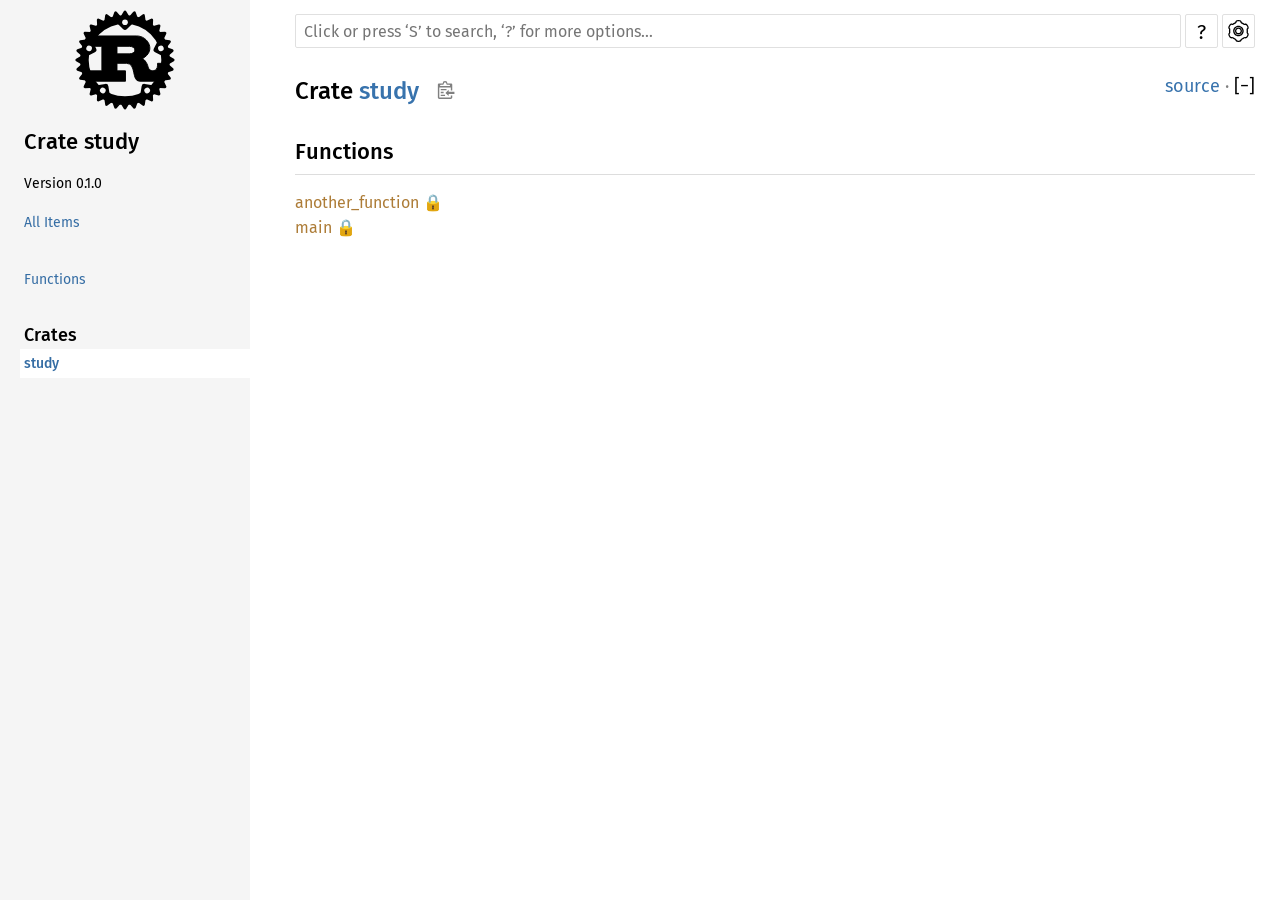
<file: target/doc/study/index.html>
<!DOCTYPE html><html lang="en"><head><meta charset="utf-8"><meta name="viewport" content="width=device-width, initial-scale=1.0"><meta name="generator" content="rustdoc"><meta name="description" content="API documentation for the Rust `study` crate."><meta name="keywords" content="rust, rustlang, rust-lang, study"><title>study - Rust</title><link rel="preload" as="font" type="font/woff2" crossorigin href="../SourceSerif4-Regular.ttf.woff2"><link rel="preload" as="font" type="font/woff2" crossorigin href="../FiraSans-Regular.woff2"><link rel="preload" as="font" type="font/woff2" crossorigin href="../FiraSans-Medium.woff2"><link rel="preload" as="font" type="font/woff2" crossorigin href="../SourceCodePro-Regular.ttf.woff2"><link rel="preload" as="font" type="font/woff2" crossorigin href="../SourceSerif4-Bold.ttf.woff2"><link rel="preload" as="font" type="font/woff2" crossorigin href="../SourceCodePro-Semibold.ttf.woff2"><link rel="stylesheet" href="../normalize.css"><link rel="stylesheet" href="../rustdoc.css" id="mainThemeStyle"><link rel="stylesheet" href="../ayu.css" disabled><link rel="stylesheet" href="../dark.css" disabled><link rel="stylesheet" href="../light.css" id="themeStyle"><script id="default-settings" ></script><script src="../storage.js"></script><script defer src="../crates.js"></script><script defer src="../main.js"></script><noscript><link rel="stylesheet" href="../noscript.css"></noscript><link rel="alternate icon" type="image/png" href="../favicon-16x16.png"><link rel="alternate icon" type="image/png" href="../favicon-32x32.png"><link rel="icon" type="image/svg+xml" href="../favicon.svg"></head><body class="rustdoc mod crate"><!--[if lte IE 11]><div class="warning">This old browser is unsupported and will most likely display funky things.</div><![endif]--><nav class="mobile-topbar"><button class="sidebar-menu-toggle">&#9776;</button><a class="sidebar-logo" href="../study/index.html"><div class="logo-container"><img class="rust-logo" src="../rust-logo.svg" alt="logo"></div></a><h2 class="location"></h2></nav><nav class="sidebar"><a class="sidebar-logo" href="../study/index.html"><div class="logo-container"><img class="rust-logo" src="../rust-logo.svg" alt="logo"></div></a><h2 class="location"><a href="#">Crate study</a></h2><div class="sidebar-elems"><div class="block"><ul><li class="version">Version 0.1.0</li><li><a id="all-types" href="all.html">All Items</a></li></ul></div><section><div class="block"><ul><li><a href="#functions">Functions</a></li></ul></div></section></div></nav><main><div class="width-limiter"><div class="sub-container"><a class="sub-logo-container" href="../study/index.html"><img class="rust-logo" src="../rust-logo.svg" alt="logo"></a><nav class="sub"><form class="search-form"><div class="search-container"><span></span><input class="search-input" name="search" autocomplete="off" spellcheck="false" placeholder="Click or press ‘S’ to search, ‘?’ for more options…" type="search"><div id="help-button" title="help" tabindex="-1"><button type="button">?</button></div><div id="settings-menu" tabindex="-1"><a href="../settings.html" title="settings"><img width="22" height="22" alt="Change settings" src="../wheel.svg"></a></div></div></form></nav></div><section id="main-content" class="content"><div class="main-heading"><h1 class="fqn"><span class="in-band">Crate <a class="mod" href="#">study</a><button id="copy-path" onclick="copy_path(this)" title="Copy item path to clipboard"><img src="../clipboard.svg" width="19" height="18" alt="Copy item path"></button></span></h1><span class="out-of-band"><a class="srclink" href="../src/study/main.rs.html#2-52">source</a> · <a id="toggle-all-docs" href="javascript:void(0)" title="collapse all docs">[<span class="inner">&#x2212;</span>]</a></span></div><h2 id="functions" class="small-section-header"><a href="#functions">Functions</a></h2><div class="item-table"><div class="item-row"><div class="item-left module-item"><a class="fn" href="fn.another_function.html" title="study::another_function fn">another_function</a><span title="Restricted Visibility">&nbsp;🔒</span> </div></div><div class="item-row"><div class="item-left module-item"><a class="fn" href="fn.main.html" title="study::main fn">main</a><span title="Restricted Visibility">&nbsp;🔒</span> </div></div></div></section></div></main><div id="rustdoc-vars" data-root-path="../" data-current-crate="study" data-themes="ayu,dark,light" data-resource-suffix="" data-rustdoc-version="1.65.0" ></div></body></html>
</file>
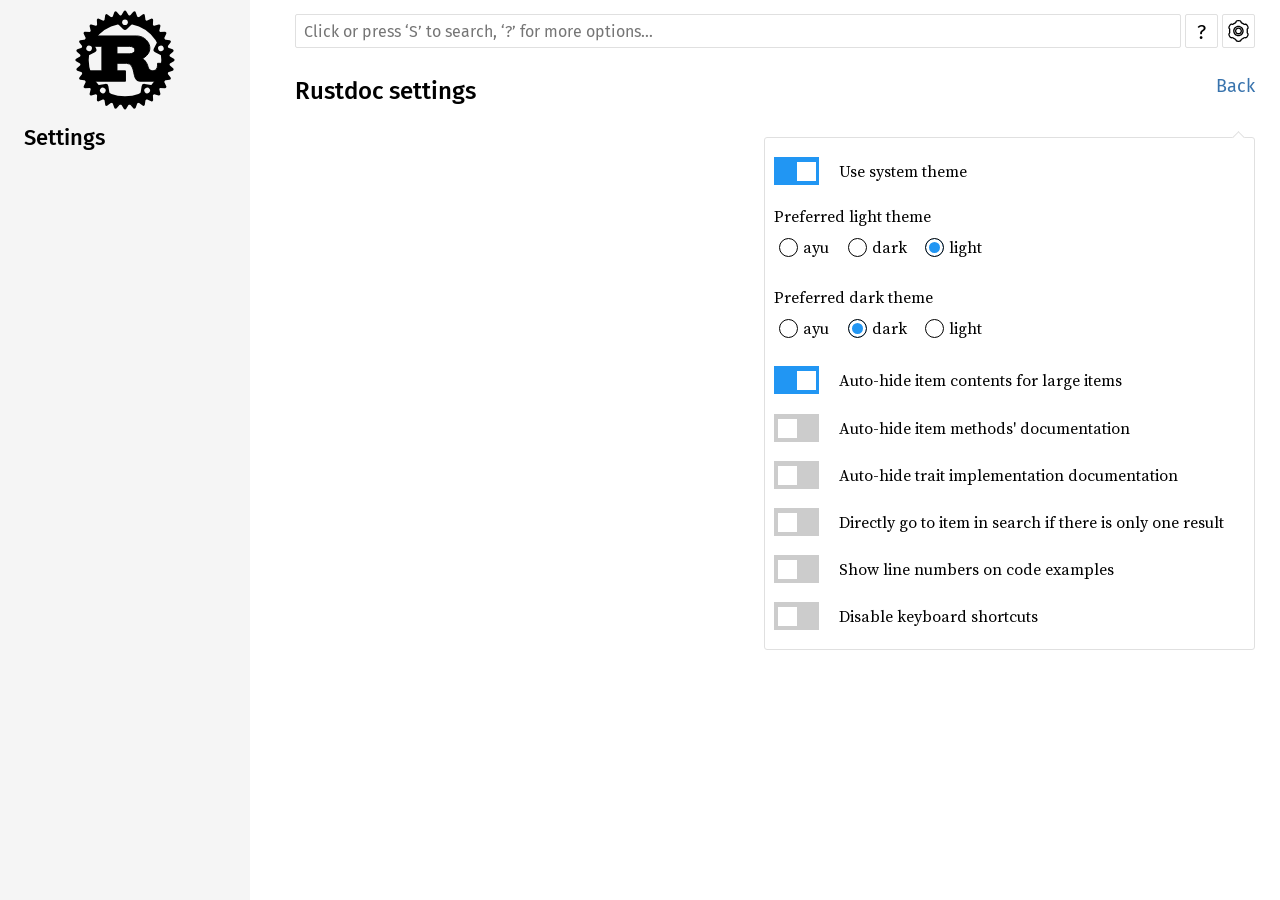
<file: target/doc/settings.html>
<!DOCTYPE html><html lang="en"><head><meta charset="utf-8"><meta name="viewport" content="width=device-width, initial-scale=1.0"><meta name="generator" content="rustdoc"><meta name="description" content="Settings of Rustdoc"><meta name="keywords" content="rust, rustlang, rust-lang"><title>Rustdoc settings</title><link rel="preload" as="font" type="font/woff2" crossorigin href="./SourceSerif4-Regular.ttf.woff2"><link rel="preload" as="font" type="font/woff2" crossorigin href="./FiraSans-Regular.woff2"><link rel="preload" as="font" type="font/woff2" crossorigin href="./FiraSans-Medium.woff2"><link rel="preload" as="font" type="font/woff2" crossorigin href="./SourceCodePro-Regular.ttf.woff2"><link rel="preload" as="font" type="font/woff2" crossorigin href="./SourceSerif4-Bold.ttf.woff2"><link rel="preload" as="font" type="font/woff2" crossorigin href="./SourceCodePro-Semibold.ttf.woff2"><link rel="stylesheet" href="./normalize.css"><link rel="stylesheet" href="./rustdoc.css" id="mainThemeStyle"><link rel="stylesheet" href="./ayu.css" disabled><link rel="stylesheet" href="./dark.css" disabled><link rel="stylesheet" href="./light.css" id="themeStyle"><script id="default-settings" ></script><script src="./storage.js"></script><script defer src="./main.js"></script><noscript><link rel="stylesheet" href="./noscript.css"></noscript><link rel="alternate icon" type="image/png" href="./favicon-16x16.png"><link rel="alternate icon" type="image/png" href="./favicon-32x32.png"><link rel="icon" type="image/svg+xml" href="./favicon.svg"></head><body class="rustdoc mod"><!--[if lte IE 11]><div class="warning">This old browser is unsupported and will most likely display funky things.</div><![endif]--><nav class="mobile-topbar"><button class="sidebar-menu-toggle">&#9776;</button><a class="sidebar-logo" href="./study/index.html"><div class="logo-container"><img class="rust-logo" src="./rust-logo.svg" alt="logo"></div></a><h2 class="location"></h2></nav><nav class="sidebar"><a class="sidebar-logo" href="./study/index.html"><div class="logo-container"><img class="rust-logo" src="./rust-logo.svg" alt="logo"></div></a><h2 class="location">Settings</h2><div class="sidebar-elems"></div></nav><main><div class="width-limiter"><div class="sub-container"><a class="sub-logo-container" href="./study/index.html"><img class="rust-logo" src="./rust-logo.svg" alt="logo"></a><nav class="sub"><form class="search-form"><div class="search-container"><span></span><input class="search-input" name="search" autocomplete="off" spellcheck="false" placeholder="Click or press ‘S’ to search, ‘?’ for more options…" type="search"><div id="help-button" title="help" tabindex="-1"><button type="button">?</button></div><div id="settings-menu" tabindex="-1"><a href="./settings.html" title="settings"><img width="22" height="22" alt="Change settings" src="./wheel.svg"></a></div></div></form></nav></div><section id="main-content" class="content"><div class="main-heading"><h1 class="fqn"><span class="in-band">Rustdoc settings</span></h1><span class="out-of-band"><a id="back" href="javascript:void(0)" onclick="history.back();">Back</a></span></div><noscript><section>You need to enable Javascript be able to update your settings.</section></noscript><link rel="stylesheet" type="text/css" href="settings.css"><script defer src="settings.js"></script></section></div></main><div id="rustdoc-vars" data-root-path="./" data-current-crate="study" data-themes="ayu,dark,light" data-resource-suffix="" data-rustdoc-version="1.65.0" ></div></body></html>
</file>
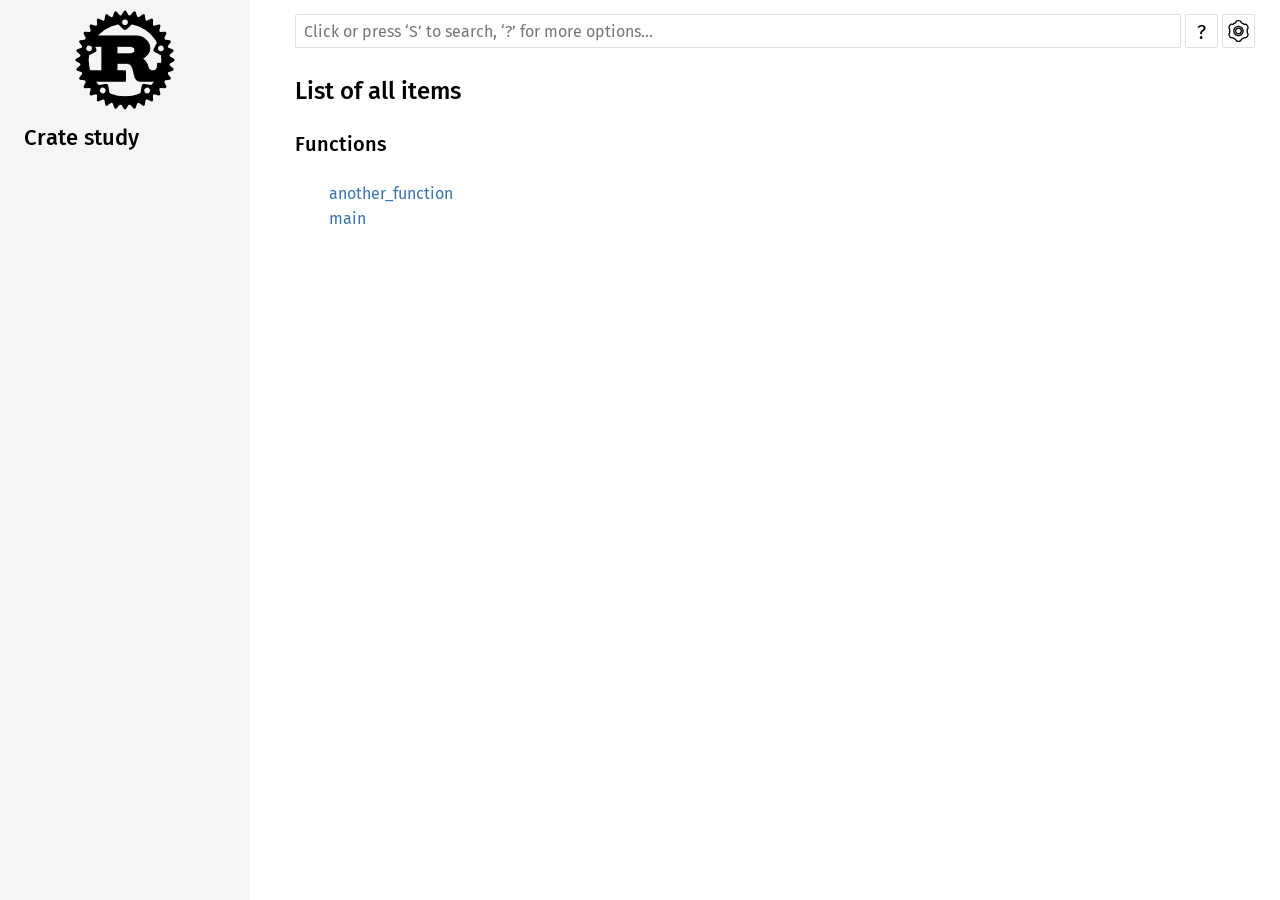
<file: target/doc/study/all.html>
<!DOCTYPE html><html lang="en"><head><meta charset="utf-8"><meta name="viewport" content="width=device-width, initial-scale=1.0"><meta name="generator" content="rustdoc"><meta name="description" content="List of all items in this crate"><meta name="keywords" content="rust, rustlang, rust-lang"><title>List of all items in this crate</title><link rel="preload" as="font" type="font/woff2" crossorigin href="../SourceSerif4-Regular.ttf.woff2"><link rel="preload" as="font" type="font/woff2" crossorigin href="../FiraSans-Regular.woff2"><link rel="preload" as="font" type="font/woff2" crossorigin href="../FiraSans-Medium.woff2"><link rel="preload" as="font" type="font/woff2" crossorigin href="../SourceCodePro-Regular.ttf.woff2"><link rel="preload" as="font" type="font/woff2" crossorigin href="../SourceSerif4-Bold.ttf.woff2"><link rel="preload" as="font" type="font/woff2" crossorigin href="../SourceCodePro-Semibold.ttf.woff2"><link rel="stylesheet" href="../normalize.css"><link rel="stylesheet" href="../rustdoc.css" id="mainThemeStyle"><link rel="stylesheet" href="../ayu.css" disabled><link rel="stylesheet" href="../dark.css" disabled><link rel="stylesheet" href="../light.css" id="themeStyle"><script id="default-settings" ></script><script src="../storage.js"></script><script defer src="../main.js"></script><noscript><link rel="stylesheet" href="../noscript.css"></noscript><link rel="alternate icon" type="image/png" href="../favicon-16x16.png"><link rel="alternate icon" type="image/png" href="../favicon-32x32.png"><link rel="icon" type="image/svg+xml" href="../favicon.svg"></head><body class="rustdoc mod"><!--[if lte IE 11]><div class="warning">This old browser is unsupported and will most likely display funky things.</div><![endif]--><nav class="mobile-topbar"><button class="sidebar-menu-toggle">&#9776;</button><a class="sidebar-logo" href="../study/index.html"><div class="logo-container"><img class="rust-logo" src="../rust-logo.svg" alt="logo"></div></a><h2 class="location"></h2></nav><nav class="sidebar"><a class="sidebar-logo" href="../study/index.html"><div class="logo-container"><img class="rust-logo" src="../rust-logo.svg" alt="logo"></div></a><h2 class="location">Crate study</h2></nav><main><div class="width-limiter"><div class="sub-container"><a class="sub-logo-container" href="../study/index.html"><img class="rust-logo" src="../rust-logo.svg" alt="logo"></a><nav class="sub"><form class="search-form"><div class="search-container"><span></span><input class="search-input" name="search" autocomplete="off" spellcheck="false" placeholder="Click or press ‘S’ to search, ‘?’ for more options…" type="search"><div id="help-button" title="help" tabindex="-1"><button type="button">?</button></div><div id="settings-menu" tabindex="-1"><a href="../settings.html" title="settings"><img width="22" height="22" alt="Change settings" src="../wheel.svg"></a></div></div></form></nav></div><section id="main-content" class="content"><h1 class="fqn"><span class="in-band">List of all items</span></h1><h3 id="Functions">Functions</h3><ul class="functions docblock"><li><a href="fn.another_function.html">another_function</a></li><li><a href="fn.main.html">main</a></li></ul></section></div></main><div id="rustdoc-vars" data-root-path="../" data-current-crate="study" data-themes="ayu,dark,light" data-resource-suffix="" data-rustdoc-version="1.65.0" ></div></body></html>
</file>
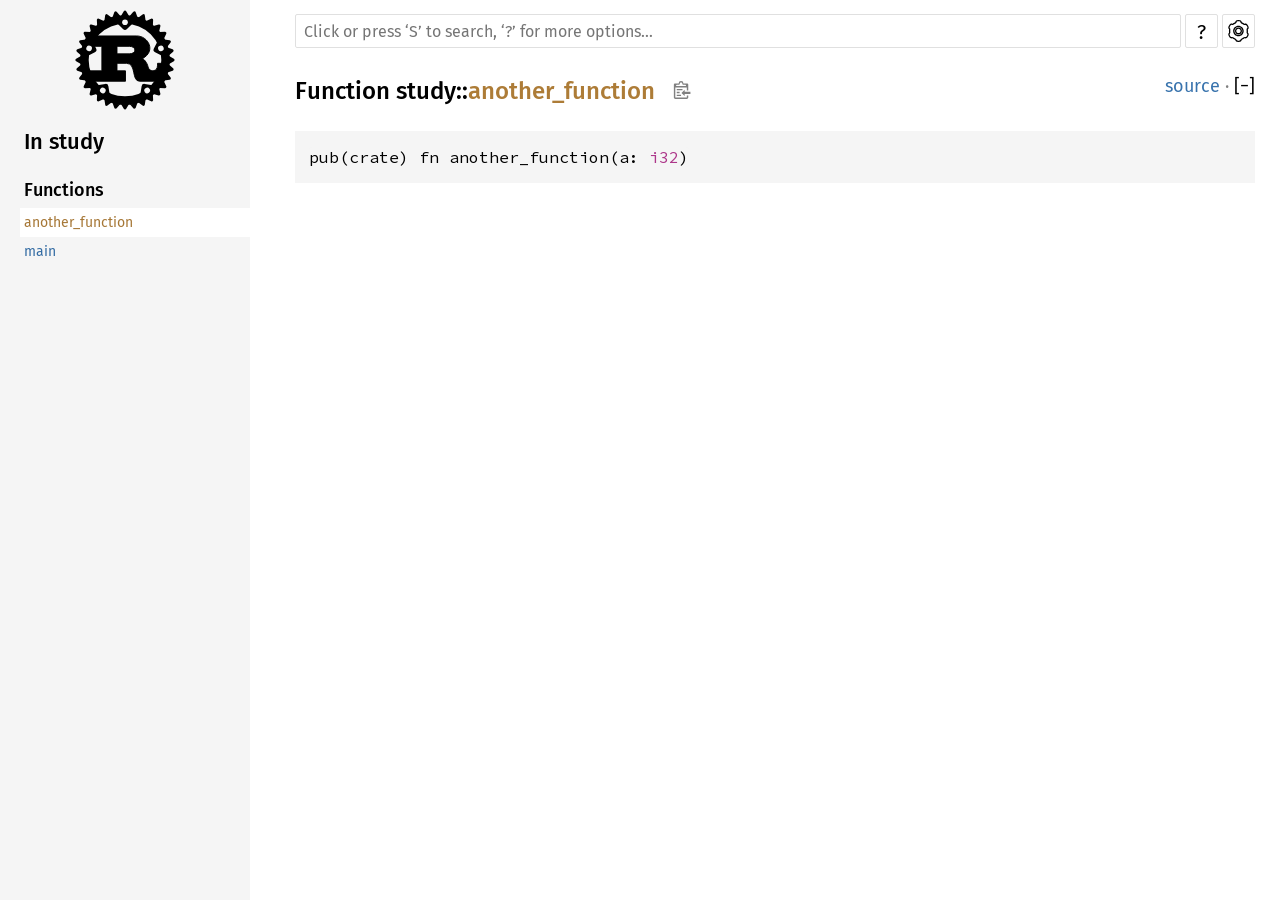
<file: target/doc/study/fn.another_function.html>
<!DOCTYPE html><html lang="en"><head><meta charset="utf-8"><meta name="viewport" content="width=device-width, initial-scale=1.0"><meta name="generator" content="rustdoc"><meta name="description" content="API documentation for the Rust `another_function` fn in crate `study`."><meta name="keywords" content="rust, rustlang, rust-lang, another_function"><title>another_function in study - Rust</title><link rel="preload" as="font" type="font/woff2" crossorigin href="../SourceSerif4-Regular.ttf.woff2"><link rel="preload" as="font" type="font/woff2" crossorigin href="../FiraSans-Regular.woff2"><link rel="preload" as="font" type="font/woff2" crossorigin href="../FiraSans-Medium.woff2"><link rel="preload" as="font" type="font/woff2" crossorigin href="../SourceCodePro-Regular.ttf.woff2"><link rel="preload" as="font" type="font/woff2" crossorigin href="../SourceSerif4-Bold.ttf.woff2"><link rel="preload" as="font" type="font/woff2" crossorigin href="../SourceCodePro-Semibold.ttf.woff2"><link rel="stylesheet" href="../normalize.css"><link rel="stylesheet" href="../rustdoc.css" id="mainThemeStyle"><link rel="stylesheet" href="../ayu.css" disabled><link rel="stylesheet" href="../dark.css" disabled><link rel="stylesheet" href="../light.css" id="themeStyle"><script id="default-settings" ></script><script src="../storage.js"></script><script defer src="sidebar-items.js"></script><script defer src="../main.js"></script><noscript><link rel="stylesheet" href="../noscript.css"></noscript><link rel="alternate icon" type="image/png" href="../favicon-16x16.png"><link rel="alternate icon" type="image/png" href="../favicon-32x32.png"><link rel="icon" type="image/svg+xml" href="../favicon.svg"></head><body class="rustdoc fn"><!--[if lte IE 11]><div class="warning">This old browser is unsupported and will most likely display funky things.</div><![endif]--><nav class="mobile-topbar"><button class="sidebar-menu-toggle">&#9776;</button><a class="sidebar-logo" href="../study/index.html"><div class="logo-container"><img class="rust-logo" src="../rust-logo.svg" alt="logo"></div></a><h2 class="location"></h2></nav><nav class="sidebar"><a class="sidebar-logo" href="../study/index.html"><div class="logo-container"><img class="rust-logo" src="../rust-logo.svg" alt="logo"></div></a><div class="sidebar-elems"><h2 class="location"><a href="index.html">In study</a></h2></div></nav><main><div class="width-limiter"><div class="sub-container"><a class="sub-logo-container" href="../study/index.html"><img class="rust-logo" src="../rust-logo.svg" alt="logo"></a><nav class="sub"><form class="search-form"><div class="search-container"><span></span><input class="search-input" name="search" autocomplete="off" spellcheck="false" placeholder="Click or press ‘S’ to search, ‘?’ for more options…" type="search"><div id="help-button" title="help" tabindex="-1"><button type="button">?</button></div><div id="settings-menu" tabindex="-1"><a href="../settings.html" title="settings"><img width="22" height="22" alt="Change settings" src="../wheel.svg"></a></div></div></form></nav></div><section id="main-content" class="content"><div class="main-heading"><h1 class="fqn"><span class="in-band">Function <a href="index.html">study</a>::<wbr><a class="fn" href="#">another_function</a><button id="copy-path" onclick="copy_path(this)" title="Copy item path to clipboard"><img src="../clipboard.svg" width="19" height="18" alt="Copy item path"></button></span></h1><span class="out-of-band"><a class="srclink" href="../src/study/main.rs.html#50-52">source</a> · <a id="toggle-all-docs" href="javascript:void(0)" title="collapse all docs">[<span class="inner">&#x2212;</span>]</a></span></div><div class="docblock item-decl"><pre class="rust fn"><code>pub(crate) fn another_function(a: <a class="primitive" href="https://doc.rust-lang.org/1.65.0/std/primitive.i32.html">i32</a>)</code></pre></div></section></div></main><div id="rustdoc-vars" data-root-path="../" data-current-crate="study" data-themes="ayu,dark,light" data-resource-suffix="" data-rustdoc-version="1.65.0" ></div></body></html>
</file>
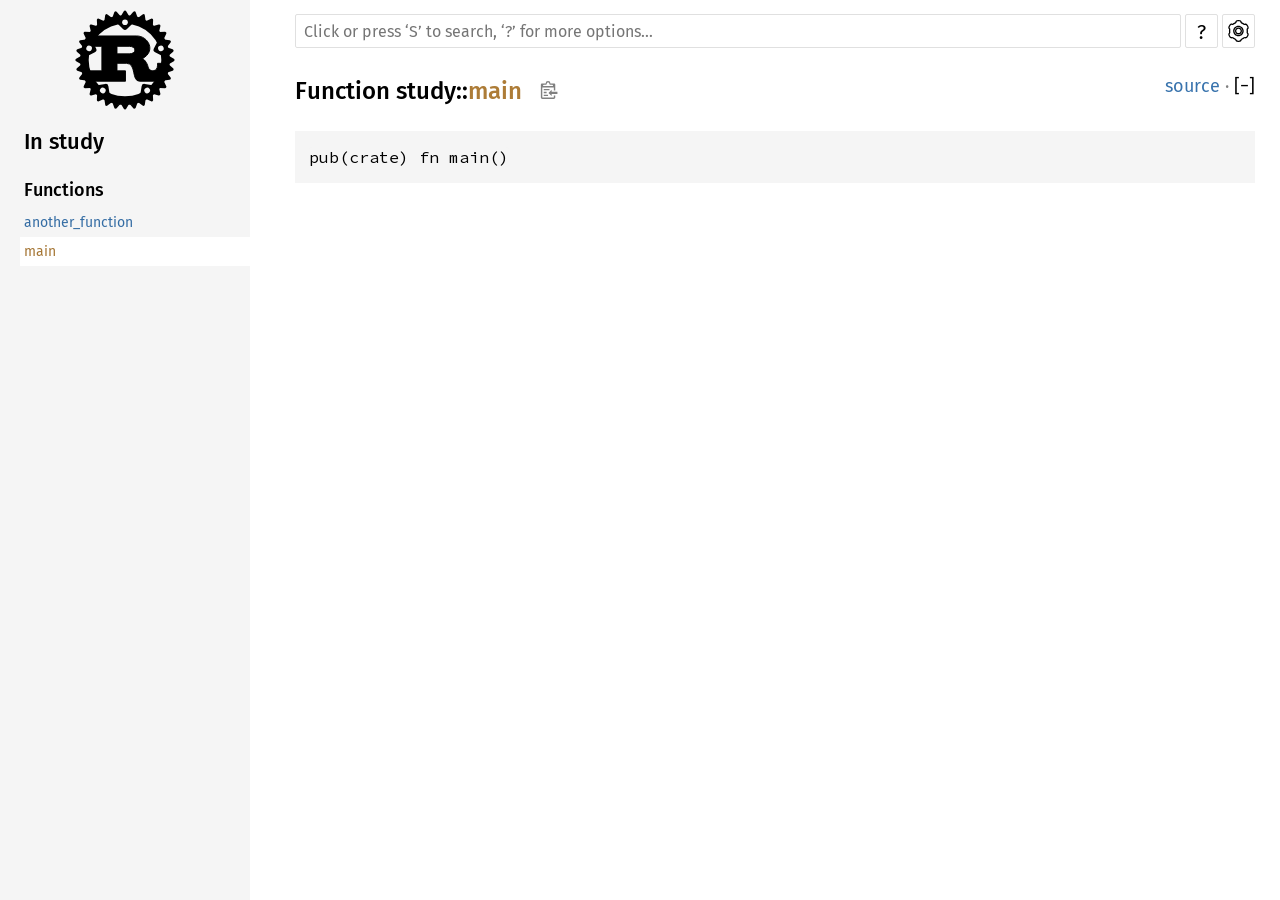
<file: target/doc/study/fn.main.html>
<!DOCTYPE html><html lang="en"><head><meta charset="utf-8"><meta name="viewport" content="width=device-width, initial-scale=1.0"><meta name="generator" content="rustdoc"><meta name="description" content="API documentation for the Rust `main` fn in crate `study`."><meta name="keywords" content="rust, rustlang, rust-lang, main"><title>main in study - Rust</title><link rel="preload" as="font" type="font/woff2" crossorigin href="../SourceSerif4-Regular.ttf.woff2"><link rel="preload" as="font" type="font/woff2" crossorigin href="../FiraSans-Regular.woff2"><link rel="preload" as="font" type="font/woff2" crossorigin href="../FiraSans-Medium.woff2"><link rel="preload" as="font" type="font/woff2" crossorigin href="../SourceCodePro-Regular.ttf.woff2"><link rel="preload" as="font" type="font/woff2" crossorigin href="../SourceSerif4-Bold.ttf.woff2"><link rel="preload" as="font" type="font/woff2" crossorigin href="../SourceCodePro-Semibold.ttf.woff2"><link rel="stylesheet" href="../normalize.css"><link rel="stylesheet" href="../rustdoc.css" id="mainThemeStyle"><link rel="stylesheet" href="../ayu.css" disabled><link rel="stylesheet" href="../dark.css" disabled><link rel="stylesheet" href="../light.css" id="themeStyle"><script id="default-settings" ></script><script src="../storage.js"></script><script defer src="sidebar-items.js"></script><script defer src="../main.js"></script><noscript><link rel="stylesheet" href="../noscript.css"></noscript><link rel="alternate icon" type="image/png" href="../favicon-16x16.png"><link rel="alternate icon" type="image/png" href="../favicon-32x32.png"><link rel="icon" type="image/svg+xml" href="../favicon.svg"></head><body class="rustdoc fn"><!--[if lte IE 11]><div class="warning">This old browser is unsupported and will most likely display funky things.</div><![endif]--><nav class="mobile-topbar"><button class="sidebar-menu-toggle">&#9776;</button><a class="sidebar-logo" href="../study/index.html"><div class="logo-container"><img class="rust-logo" src="../rust-logo.svg" alt="logo"></div></a><h2 class="location"></h2></nav><nav class="sidebar"><a class="sidebar-logo" href="../study/index.html"><div class="logo-container"><img class="rust-logo" src="../rust-logo.svg" alt="logo"></div></a><div class="sidebar-elems"><h2 class="location"><a href="index.html">In study</a></h2></div></nav><main><div class="width-limiter"><div class="sub-container"><a class="sub-logo-container" href="../study/index.html"><img class="rust-logo" src="../rust-logo.svg" alt="logo"></a><nav class="sub"><form class="search-form"><div class="search-container"><span></span><input class="search-input" name="search" autocomplete="off" spellcheck="false" placeholder="Click or press ‘S’ to search, ‘?’ for more options…" type="search"><div id="help-button" title="help" tabindex="-1"><button type="button">?</button></div><div id="settings-menu" tabindex="-1"><a href="../settings.html" title="settings"><img width="22" height="22" alt="Change settings" src="../wheel.svg"></a></div></div></form></nav></div><section id="main-content" class="content"><div class="main-heading"><h1 class="fqn"><span class="in-band">Function <a href="index.html">study</a>::<wbr><a class="fn" href="#">main</a><button id="copy-path" onclick="copy_path(this)" title="Copy item path to clipboard"><img src="../clipboard.svg" width="19" height="18" alt="Copy item path"></button></span></h1><span class="out-of-band"><a class="srclink" href="../src/study/main.rs.html#2-46">source</a> · <a id="toggle-all-docs" href="javascript:void(0)" title="collapse all docs">[<span class="inner">&#x2212;</span>]</a></span></div><div class="docblock item-decl"><pre class="rust fn"><code>pub(crate) fn main()</code></pre></div></section></div></main><div id="rustdoc-vars" data-root-path="../" data-current-crate="study" data-themes="ayu,dark,light" data-resource-suffix="" data-rustdoc-version="1.65.0" ></div></body></html>
</file>
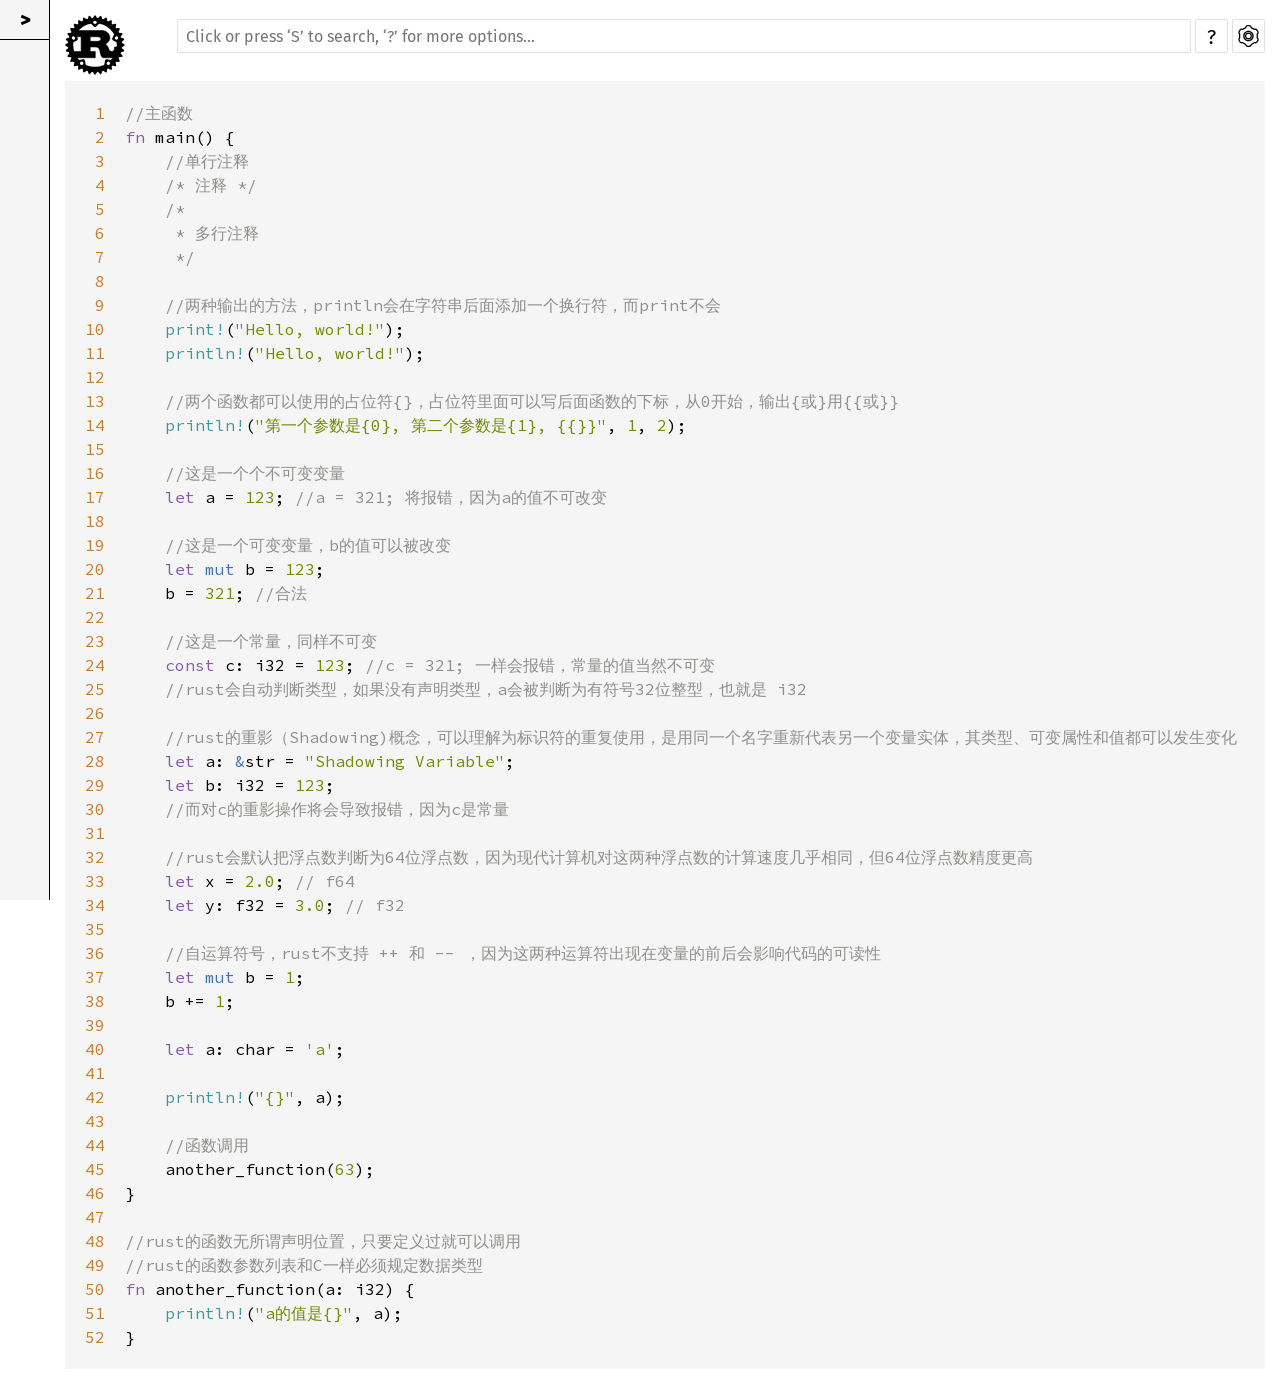
<file: target/doc/src/study/main.rs.html>
<!DOCTYPE html><html lang="en"><head><meta charset="utf-8"><meta name="viewport" content="width=device-width, initial-scale=1.0"><meta name="generator" content="rustdoc"><meta name="description" content="Source of the Rust file `src/main.rs`."><meta name="keywords" content="rust, rustlang, rust-lang"><title>main.rs - source</title><link rel="preload" as="font" type="font/woff2" crossorigin href="../../SourceSerif4-Regular.ttf.woff2"><link rel="preload" as="font" type="font/woff2" crossorigin href="../../FiraSans-Regular.woff2"><link rel="preload" as="font" type="font/woff2" crossorigin href="../../FiraSans-Medium.woff2"><link rel="preload" as="font" type="font/woff2" crossorigin href="../../SourceCodePro-Regular.ttf.woff2"><link rel="preload" as="font" type="font/woff2" crossorigin href="../../SourceSerif4-Bold.ttf.woff2"><link rel="preload" as="font" type="font/woff2" crossorigin href="../../SourceCodePro-Semibold.ttf.woff2"><link rel="stylesheet" href="../../normalize.css"><link rel="stylesheet" href="../../rustdoc.css" id="mainThemeStyle"><link rel="stylesheet" href="../../ayu.css" disabled><link rel="stylesheet" href="../../dark.css" disabled><link rel="stylesheet" href="../../light.css" id="themeStyle"><script id="default-settings" ></script><script src="../../storage.js"></script><script defer src="../../source-script.js"></script><script defer src="../../source-files.js"></script><script defer src="../../main.js"></script><noscript><link rel="stylesheet" href="../../noscript.css"></noscript><link rel="alternate icon" type="image/png" href="../../favicon-16x16.png"><link rel="alternate icon" type="image/png" href="../../favicon-32x32.png"><link rel="icon" type="image/svg+xml" href="../../favicon.svg"></head><body class="rustdoc source"><!--[if lte IE 11]><div class="warning">This old browser is unsupported and will most likely display funky things.</div><![endif]--><nav class="mobile-topbar"><button class="sidebar-menu-toggle">&#9776;</button><a class="sidebar-logo" href="../../study/index.html"><div class="logo-container"><img class="rust-logo" src="../../rust-logo.svg" alt="logo"></div></a><h2 class="location"></h2></nav><nav class="sidebar"><a class="sidebar-logo" href="../../study/index.html"><div class="logo-container"><img class="rust-logo" src="../../rust-logo.svg" alt="logo"></div></a></nav><main><div class="width-limiter"><div class="sub-container"><a class="sub-logo-container" href="../../study/index.html"><img class="rust-logo" src="../../rust-logo.svg" alt="logo"></a><nav class="sub"><form class="search-form"><div class="search-container"><span></span><input class="search-input" name="search" autocomplete="off" spellcheck="false" placeholder="Click or press ‘S’ to search, ‘?’ for more options…" type="search"><div id="help-button" title="help" tabindex="-1"><button type="button">?</button></div><div id="settings-menu" tabindex="-1"><a href="../../settings.html" title="settings"><img width="22" height="22" alt="Change settings" src="../../wheel.svg"></a></div></div></form></nav></div><section id="main-content" class="content"><div class="example-wrap"><pre class="line-numbers"><span id="1">1</span>
<span id="2">2</span>
<span id="3">3</span>
<span id="4">4</span>
<span id="5">5</span>
<span id="6">6</span>
<span id="7">7</span>
<span id="8">8</span>
<span id="9">9</span>
<span id="10">10</span>
<span id="11">11</span>
<span id="12">12</span>
<span id="13">13</span>
<span id="14">14</span>
<span id="15">15</span>
<span id="16">16</span>
<span id="17">17</span>
<span id="18">18</span>
<span id="19">19</span>
<span id="20">20</span>
<span id="21">21</span>
<span id="22">22</span>
<span id="23">23</span>
<span id="24">24</span>
<span id="25">25</span>
<span id="26">26</span>
<span id="27">27</span>
<span id="28">28</span>
<span id="29">29</span>
<span id="30">30</span>
<span id="31">31</span>
<span id="32">32</span>
<span id="33">33</span>
<span id="34">34</span>
<span id="35">35</span>
<span id="36">36</span>
<span id="37">37</span>
<span id="38">38</span>
<span id="39">39</span>
<span id="40">40</span>
<span id="41">41</span>
<span id="42">42</span>
<span id="43">43</span>
<span id="44">44</span>
<span id="45">45</span>
<span id="46">46</span>
<span id="47">47</span>
<span id="48">48</span>
<span id="49">49</span>
<span id="50">50</span>
<span id="51">51</span>
<span id="52">52</span>
</pre><pre class="rust"><code><span class="comment">//主函数
</span><span class="kw">fn </span>main() {
    <span class="comment">//单行注释
    /* 注释 */
    /*
     * 多行注释 
     */

    //两种输出的方法，println会在字符串后面添加一个换行符，而print不会
    </span><span class="macro">print!</span>(<span class="string">&quot;Hello, world!&quot;</span>);
    <span class="macro">println!</span>(<span class="string">&quot;Hello, world!&quot;</span>);

    <span class="comment">//两个函数都可以使用的占位符{}，占位符里面可以写后面函数的下标，从0开始，输出{或}用{{或}}
    </span><span class="macro">println!</span>(<span class="string">&quot;第一个参数是{0}, 第二个参数是{1}, {{}}&quot;</span>, <span class="number">1</span>, <span class="number">2</span>);

    <span class="comment">//这是一个个不可变变量
    </span><span class="kw">let </span>a = <span class="number">123</span>; <span class="comment">//a = 321; 将报错，因为a的值不可改变

    //这是一个可变变量，b的值可以被改变
    </span><span class="kw">let </span><span class="kw-2">mut </span>b = <span class="number">123</span>;
    b = <span class="number">321</span>; <span class="comment">//合法

    //这是一个常量，同样不可变
    </span><span class="kw">const </span>c: i32 = <span class="number">123</span>; <span class="comment">//c = 321; 一样会报错，常量的值当然不可变
    //rust会自动判断类型，如果没有声明类型，a会被判断为有符号32位整型，也就是 i32

    //rust的重影（Shadowing)概念，可以理解为标识符的重复使用，是用同一个名字重新代表另一个变量实体，其类型、可变属性和值都可以发生变化
    </span><span class="kw">let </span>a: <span class="kw-2">&amp;</span>str = <span class="string">&quot;Shadowing Variable&quot;</span>;
    <span class="kw">let </span>b: i32 = <span class="number">123</span>;
    <span class="comment">//而对c的重影操作将会导致报错，因为c是常量

    //rust会默认把浮点数判断为64位浮点数，因为现代计算机对这两种浮点数的计算速度几乎相同，但64位浮点数精度更高
    </span><span class="kw">let </span>x = <span class="number">2.0</span>; <span class="comment">// f64
    </span><span class="kw">let </span>y: f32 = <span class="number">3.0</span>; <span class="comment">// f32

    //自运算符号，rust不支持 ++ 和 -- ，因为这两种运算符出现在变量的前后会影响代码的可读性
    </span><span class="kw">let </span><span class="kw-2">mut </span>b = <span class="number">1</span>;
    b += <span class="number">1</span>;

    <span class="kw">let </span>a: char = <span class="string">&#39;a&#39;</span>;

    <span class="macro">println!</span>(<span class="string">&quot;{}&quot;</span>, a);

    <span class="comment">//函数调用
    </span>another_function(<span class="number">63</span>);
}

<span class="comment">//rust的函数无所谓声明位置，只要定义过就可以调用
//rust的函数参数列表和C一样必须规定数据类型
</span><span class="kw">fn </span>another_function(a: i32) {
    <span class="macro">println!</span>(<span class="string">&quot;a的值是{}&quot;</span>, a);
}</code></pre></div>
</section></div></main><div id="rustdoc-vars" data-root-path="../../" data-current-crate="study" data-themes="ayu,dark,light" data-resource-suffix="" data-rustdoc-version="1.65.0" ></div></body></html>
</file>
<file: target/doc/rustdoc.css>
@font-face {font-family:'Fira Sans';font-style:normal;font-weight:400;src:local('Fira Sans'),url("FiraSans-Regular.woff2") format("woff2");font-display:swap;}@font-face {font-family:'Fira Sans';font-style:normal;font-weight:500;src:local('Fira Sans Medium'),url("FiraSans-Medium.woff2") format("woff2");font-display:swap;}@font-face {font-family:'Source Serif 4';font-style:normal;font-weight:400;src:local('Source Serif 4'),url("SourceSerif4-Regular.ttf.woff2") format("woff2");font-display:swap;}@font-face {font-family:'Source Serif 4';font-style:italic;font-weight:400;src:local('Source Serif 4 Italic'),url("SourceSerif4-It.ttf.woff2") format("woff2");font-display:swap;}@font-face {font-family:'Source Serif 4';font-style:normal;font-weight:700;src:local('Source Serif 4 Bold'),url("SourceSerif4-Bold.ttf.woff2") format("woff2");font-display:swap;}@font-face {font-family:'Source Code Pro';font-style:normal;font-weight:400;src:url("SourceCodePro-Regular.ttf.woff2") format("woff2");font-display:swap;}@font-face {font-family:'Source Code Pro';font-style:italic;font-weight:400;src:url("SourceCodePro-It.ttf.woff2") format("woff2");font-display:swap;}@font-face {font-family:'Source Code Pro';font-style:normal;font-weight:600;src:url("SourceCodePro-Semibold.ttf.woff2") format("woff2");font-display:swap;}*{-webkit-box-sizing:border-box;-moz-box-sizing:border-box;box-sizing:border-box;}html{content:"";}@media (prefers-color-scheme:light){html{content:"light";}}@media (prefers-color-scheme:dark){html{content:"dark";}}body{font:1rem/1.5 "Source Serif 4",NanumBarunGothic,serif;margin:0;position:relative;overflow-wrap:break-word;overflow-wrap:anywhere;-webkit-font-feature-settings:"kern","liga";-moz-font-feature-settings:"kern","liga";font-feature-settings:"kern","liga";background-color:var(--main-background-color);color:var(--main-color);}h1{font-size:1.5rem;}h2{font-size:1.375rem;}h3{font-size:1.25rem;}h1,h2,h3,h4,h5,h6{font-weight:500;}h1,h2,h3,h4{margin:20px 0 15px 0;padding-bottom:6px;}.docblock h3,.docblock h4,h5,h6{margin:15px 0 5px 0;}h1.fqn{margin:0;padding:0;border-bottom-color:var(--headings-border-bottom-color);}h2,h3,h4{border-bottom-color:var(--headings-border-bottom-color);}.main-heading{display:flex;flex-wrap:wrap;justify-content:space-between;padding-bottom:6px;margin-bottom:15px;}.main-heading a:hover{text-decoration:underline;}#toggle-all-docs{text-decoration:none;}h2,.top-doc .docblock>h3,.top-doc .docblock>h4{border-bottom:1px solid var(--headings-border-bottom-color);}h3.code-header{font-size:1.125rem;}h4.code-header{font-size:1rem;}.code-header{font-weight:600;border-bottom-style:none;margin:0;padding:0;margin-top:0.6em;margin-bottom:0.4em;}.impl,.impl-items .method,.methods .method,.impl-items .type,.methods .type,.impl-items .associatedconstant,.methods .associatedconstant,.impl-items .associatedtype,.methods .associatedtype{flex-basis:100%;font-weight:600;position:relative;}h1,h2,h3,h4,h5,h6,.sidebar,.mobile-topbar,a.source,.search-input,.search-results .result-name,.item-left>a,.out-of-band,span.since,details.rustdoc-toggle>summary::before,.content ul.crate a.crate,a.srclink,#help-button>button,details.rustdoc-toggle.top-doc>summary,details.rustdoc-toggle.top-doc>summary::before,details.rustdoc-toggle.non-exhaustive>summary,details.rustdoc-toggle.non-exhaustive>summary::before,.scraped-example-title,.more-examples-toggle summary,.more-examples-toggle .hide-more,.example-links a,#main-content>ul.docblock>li>a{font-family:"Fira Sans",Arial,NanumBarunGothic,sans-serif;}a#toggle-all-docs,a.anchor,.small-section-header a,#source-sidebar a,pre.rust a,.sidebar h2 a,.sidebar h3 a,.mobile-topbar h2 a,.in-band a,.search-results a,.module-item .stab,.import-item .stab,.result-name .primitive>i,.result-name .keyword>i,.content .method .where,.content .fn .where,.content .where.fmt-newline{color:var(--main-color);}.content span.enum,.content a.enum,.content span.struct,.content a.struct,.content span.union,.content a.union,.content span.primitive,.content a.primitive,.content span.type,.content a.type,.content span.foreigntype,.content a.foreigntype{color:var(--type-link-color);}.content span.trait,.content a.trait,.content span.traitalias,.content a.traitalias{color:var(--trait-link-color);}.content span.associatedtype,.content a.associatedtype,.content span.constant,.content a.constant,.content span.static,.content a.static{color:var(--assoc-item-link-color);}.content span.fn,.content a.fn,.content .fnname,.content span.method,.content a.method,.content span.tymethod,.content a.tymethod{color:var(--function-link-color);}.content span.attr,.content a.attr,.content span.derive,.content a.derive,.content span.macro,.content a.macro{color:var(--macro-link-color);}.content span.mod,.content a.mod,.block a.current.mod{color:var(--mod-link-color);}.content span.keyword,.content a.keyword{color:var(--keyword-link-color);}a{color:var(--link-color);}ol,ul{padding-left:24px;}ul ul,ol ul,ul ol,ol ol{margin-bottom:.625em;}p{margin:0 0 .75em 0;}summary{outline:none;}td,th{padding:0;}table{border-collapse:collapse;}button,input,optgroup,select,textarea{color:inherit;font:inherit;margin:0;}button{padding:1px 6px;}.rustdoc{display:flex;flex-direction:row;flex-wrap:nowrap;}main{position:relative;flex-grow:1;padding:10px 15px 40px 45px;min-width:0;}.source main{padding:15px;}.width-limiter{max-width:960px;margin-right:auto;}.source .width-limiter{max-width:unset;}details:not(.rustdoc-toggle) summary{margin-bottom:.6em;}code,pre,a.test-arrow,.code-header{font-family:"Source Code Pro",monospace;}.docblock code,.docblock-short code{border-radius:3px;padding:0 0.125em;}.docblock pre code,.docblock-short pre code{padding:0;}pre{padding:14px;}.docblock.item-decl{margin-left:0;}.item-decl pre{overflow-x:auto;}.source .content pre{padding:20px;}img{max-width:100%;}.source .content{overflow:visible;}.sub-container{display:flex;flex-direction:row;flex-wrap:nowrap;}.sub-logo-container{display:none;margin-right:20px;}.source .sub-logo-container{display:block;}.source .sub-logo-container>img{height:60px;width:60px;object-fit:contain;}.sidebar,.mobile-topbar,.sidebar-menu-toggle{background-color:var(--sidebar-background-color);}.sidebar{font-size:0.875rem;width:250px;min-width:200px;overflow-y:scroll;position:sticky;height:100vh;top:0;left:0;}.sidebar-elems,.sidebar>.location{padding-left:24px;}.sidebar .location{overflow-wrap:anywhere;}.rustdoc.source .sidebar{width:50px;min-width:0px;max-width:300px;flex-grow:0;flex-shrink:0;flex-basis:auto;border-right:1px solid;overflow-x:hidden;overflow-y:hidden;}.rustdoc.source .sidebar .sidebar-logo{display:none;}.source .sidebar,#sidebar-toggle,#source-sidebar{background-color:var(--sidebar-background-color);}#sidebar-toggle>button:hover,#sidebar-toggle>button:focus{background-color:var(--sidebar-background-color-hover);}.source .sidebar>*:not(#sidebar-toggle){opacity:0;visibility:hidden;}.source-sidebar-expanded .source .sidebar{overflow-y:auto;}.source-sidebar-expanded .source .sidebar>*:not(#sidebar-toggle){opacity:1;visibility:visible;}#all-types{margin-top:1em;}*{scrollbar-width:initial;scrollbar-color:var(--scrollbar-color);}.sidebar{scrollbar-width:thin;scrollbar-color:var(--scrollbar-color);}::-webkit-scrollbar{width:12px;}.sidebar::-webkit-scrollbar{width:8px;}::-webkit-scrollbar-track{-webkit-box-shadow:inset 0;background-color:var(--scrollbar-track-background-color);}.sidebar::-webkit-scrollbar-track{background-color:var(--scrollbar-track-background-color);}::-webkit-scrollbar-thumb,.sidebar::-webkit-scrollbar-thumb{background-color:var(--scrollbar-thumb-background-color);}.hidden{display:none !important;}.sidebar .logo-container{display:flex;margin-top:10px;margin-bottom:10px;justify-content:center;}.version{overflow-wrap:break-word;}.logo-container>img{height:100px;width:100px;}.location:empty{border:none;}.location a:first-of-type{font-weight:500;}.block ul,.block li{padding:0;margin:0;list-style:none;}.block a,h2.location a{display:block;padding:0.25rem;margin-left:-0.25rem;text-overflow:ellipsis;overflow:hidden;}.sidebar h2{border-bottom:none;font-weight:500;padding:0;margin:0;margin-top:0.7rem;margin-bottom:0.7rem;}.sidebar h3{font-size:1.125rem;font-weight:500;padding:0;margin:0;}.sidebar-elems .block{margin-bottom:2em;}.sidebar-elems .block li a{white-space:nowrap;}.mobile-topbar{display:none;}.source .content pre.rust{white-space:pre;overflow:auto;padding-left:0;}.rustdoc .example-wrap{display:inline-flex;margin-bottom:10px;}.example-wrap{position:relative;width:100%;}.example-wrap>pre.line-number{overflow:initial;border:1px solid;padding:13px 8px;text-align:right;border-top-left-radius:5px;border-bottom-left-radius:5px;}.example-wrap>pre.rust a:hover{text-decoration:underline;}.line-numbers{text-align:right;}.rustdoc:not(.source) .example-wrap>pre:not(.line-number){width:100%;overflow-x:auto;}.rustdoc:not(.source) .example-wrap>pre.line-numbers{width:auto;overflow-x:visible;}.rustdoc .example-wrap>pre{margin:0;}.search-loading{text-align:center;}.content>.example-wrap pre.line-numbers{position:relative;-webkit-user-select:none;-moz-user-select:none;-ms-user-select:none;user-select:none;}.line-numbers span{cursor:pointer;}.docblock-short{overflow-wrap:break-word;overflow-wrap:anywhere;overflow:hidden;text-overflow:ellipsis;}.docblock>:not(pre)>code,.docblock-short>code{white-space:pre-wrap;}.top-doc .docblock h2{font-size:1.375rem;}.top-doc .docblock h3{font-size:1.25rem;}.top-doc .docblock h4,.top-doc .docblock h5{font-size:1.125rem;}.top-doc .docblock h6{font-size:1rem;}.docblock h5{font-size:1rem;}.docblock h6{font-size:0.875rem;}.docblock h1,.docblock h2,.docblock h3,.docblock h4,.docblock h5,.docblock h6{border-bottom-color:var(--headings-border-bottom-color);}.docblock{margin-left:24px;position:relative;}.docblock>:not(.more-examples-toggle):not(.example-wrap){max-width:100%;overflow-x:auto;}.content .out-of-band{flex-grow:0;font-size:1.125rem;font-weight:normal;float:right;}.method>.code-header,.trait-impl>.code-header{max-width:calc(100% - 41px);display:block;}.content .in-band{flex-grow:1;margin:0px;padding:0px;overflow-wrap:break-word;overflow-wrap:anywhere;background-color:var(--main-background-color);}.in-band>code,.in-band>.code-header{display:inline-block;}.docblock code,.docblock-short code,pre,.rustdoc.source .example-wrap{background-color:var(--code-block-background-color);}#main-content{position:relative;}.docblock table{margin:.5em 0;width:calc(100% - 2px);overflow-x:auto;display:block;}.docblock table td{padding:.5em;border:1px dashed var(--border-color);vertical-align:top;}.docblock table th{padding:.5em;text-align:left;border:1px solid var(--border-color);}.content .item-list{list-style-type:none;padding:0;}.content>.methods>.method{font-size:1rem;position:relative;}.content .method .where,.content .fn .where,.content .where.fmt-newline{display:block;font-size:0.875rem;}.item-info{display:block;}.content .item-info code{font-size:0.875rem;}.content .item-info{position:relative;margin-left:24px;}.content .impl-items .docblock,.content .impl-items .item-info{margin-bottom:.6em;}#main-content>.item-info{margin-top:0;margin-left:0;}nav.sub{position:relative;font-size:1rem;flex-grow:1;margin-bottom:25px;}.source nav.sub{margin-left:32px;}nav.sum{text-align:right;}nav.sub form{display:inline;}a{text-decoration:none;}.small-section-header{display:flex;justify-content:space-between;position:relative;}.small-section-header:hover>.anchor{display:initial;}.in-band:hover>.anchor,.impl:hover>.anchor,.method.trait-impl:hover>.anchor,.type.trait-impl:hover>.anchor,.associatedconstant.trait-impl:hover>.anchor,.associatedtype.trait-impl:hover>.anchor{display:inline-block;position:absolute;}.anchor{display:none;position:absolute;left:-0.5em;background:none !important;}.anchor.field{left:-5px;}.small-section-header>.anchor{left:-15px;padding-right:8px;}h2.small-section-header>.anchor{padding-right:6px;}.anchor::before{content:'§';}.docblock a:not(.srclink):not(.test-arrow):not(.scrape-help):hover,.docblock-short a:not(.srclink):not(.test-arrow):not(.scrape-help):hover,.item-info a{text-decoration:underline;}.block a.current.crate{font-weight:500;}table,.item-table{overflow-wrap:break-word;}.item-table{display:table;}.item-row{display:table-row;}.item-left,.item-right{display:table-cell;}.item-left{padding-right:1.25rem;}.search-container{position:relative;display:flex;height:34px;margin-top:4px;}.search-container>*{height:100%;}.search-results-title{margin-top:0;white-space:nowrap;display:inline-flex;max-width:100%;align-items:baseline;}#crate-search-div{display:inline-block;position:relative;min-width:5em;}#crate-search{min-width:115px;padding:0;padding-left:4px;padding-right:23px;max-width:100%;text-overflow:ellipsis;border:1px solid var(--border-color);border-radius:4px;outline:none;cursor:pointer;-moz-appearance:none;-webkit-appearance:none;text-indent:0.01px;background-color:var(--main-background-color);}@-moz-document url-prefix(){#crate-search{padding-left:0px;padding-right:19px;}}#crate-search-div::after{pointer-events:none;width:100%;height:100%;position:absolute;top:0;left:0;content:"";background-repeat:no-repeat;background-size:20px;background-position:calc(100% - 2px) 56%;background-image:url("down-arrow.svg");}#crate-search>option{font-size:1rem;}.search-input{-webkit-appearance:none;-moz-box-sizing:border-box !important;box-sizing:border-box !important;outline:none;border:1px solid var(--border-color);border-radius:2px;padding:8px;font-size:1rem;width:100%;background-color:var(--button-background-color);}.search-input:focus{border-color:var(--search-input-focused-border-color);}.search-results{display:none;padding-bottom:2em;}.search-results.active{display:block;clear:both;}.search-results .desc>span{white-space:nowrap;text-overflow:ellipsis;overflow:hidden;display:block;}.search-results>a{display:block;margin-left:2px;margin-right:2px;border-bottom:1px solid #aaa3;}.search-results>a>div{display:flex;flex-flow:row wrap;}.search-results .result-name,.search-results div.desc,.search-results .result-description{width:50%;}.search-results .result-name{padding-right:1em;}.popover{font-size:1rem;position:absolute;right:0;z-index:2;display:block;margin-top:7px;border-radius:3px;border:1px solid var(--border-color);font-size:1rem;}.popover::before{content:'';position:absolute;right:11px;border:solid var(--border-color);border-width:1px 1px 0 0;display:inline-block;padding:4px;transform:rotate(-45deg);top:-5px;}.popover,.popover::before{background-color:var(--main-background-color);color:var(--main-color);}#help-button .popover{max-width:600px;}#help-button .popover::before{right:48px;}#help-button dt{float:left;clear:left;display:block;margin-right:0.5rem;}#help-button span.top,#help-button span.bottom{text-align:center;display:block;font-size:1.125rem;}#help-button span.top{text-align:center;display:block;margin:10px 0;border-bottom:1px solid var(--border-color);padding-bottom:4px;margin-bottom:6px;}#help-button span.bottom{clear:both;border-top:1px solid var(--border-color);}.side-by-side{text-align:initial;}.side-by-side>div{width:50%;float:left;padding:0 20px 20px 17px;}.item-info .stab{width:fit-content;min-height:36px;display:flex;align-items:center;white-space:pre-wrap;}.stab{padding:3px;margin-bottom:5px;font-size:0.875rem;font-weight:normal;}.stab p{display:inline;margin:0;}.stab .emoji{font-size:1.25rem;margin-right:0.3rem;}.emoji{text-shadow:1px 0 0 black,-1px 0 0 black,0 1px 0 black,0 -1px 0 black;}.module-item .stab,.import-item .stab{border-radius:3px;display:inline-block;font-size:0.875rem;line-height:1.2;margin-bottom:0;margin-left:0.3125em;padding:2px;vertical-align:text-bottom;}.module-item.unstable,.import-item.unstable{opacity:0.65;}.since{font-weight:normal;font-size:initial;}.rightside{padding-left:12px;padding-right:2px;position:initial;float:right;}.rightside:not(a),.out-of-band{color:var(--right-side-color);}.impl-items .srclink,.impl .srclink,.methods .srclink{font-weight:normal;font-size:1rem;}td.summary-column{width:100%;}.summary{padding-right:0px;}pre.rust .question-mark{font-weight:bold;}.example-wrap.compile_fail,.example-wrap.should_panic{border-left:2px solid var(--codeblock-error-color);}.ignore.example-wrap{border-left:2px solid var(--codeblock-ignore-color);}.example-wrap.compile_fail:hover,.example-wrap.should_panic:hover{border-left:2px solid var(--codeblock-error-hover-color);}.example-wrap.ignore:hover{border-left:2px solid var(--codeblock-ignore-hover-color);}.example-wrap.compile_fail .tooltip,.example-wrap.should_panic .tooltip{color:var(--codeblock-error-color);}.example-wrap.ignore .tooltip{color:var(--codeblock-ignore-color);}.example-wrap.compile_fail:hover .tooltip,.example-wrap.should_panic:hover .tooltip{color:var(--codeblock-error-hover-color);}.example-wrap.ignore:hover .tooltip{color:var(--codeblock-ignore-hover-color);}.example-wrap .tooltip{position:absolute;display:block;cursor:pointer;left:-25px;top:5px;}.example-wrap .tooltip::after{display:none;text-align:center;padding:5px 3px 3px 3px;border-radius:6px;margin-left:5px;font-size:1rem;border:1px solid var(--border-color);position:absolute;width:max-content;top:-2px;z-index:1;}.example-wrap .tooltip::before{content:" ";position:absolute;top:50%;left:16px;margin-top:-5px;border-width:5px;border-style:solid;display:none;z-index:1;}.example-wrap.ignore .tooltip::after{content:"This example is not tested";}.example-wrap.compile_fail .tooltip::after{content:"This example deliberately fails to compile";}.example-wrap.should_panic .tooltip::after{content:"This example panics";}.example-wrap.edition .tooltip::after{content:"This code runs with edition " attr(data-edition);}.example-wrap .tooltip:hover::before,.example-wrap .tooltip:hover::after{display:inline;}.example-wrap.compile_fail .tooltip,.example-wrap.should_panic .tooltip,.example-wrap.ignore .tooltip{font-weight:bold;font-size:1.25rem;}a.test-arrow{display:inline-block;visibility:hidden;position:absolute;padding:5px 10px 5px 10px;border-radius:5px;font-size:1.375rem;top:5px;right:5px;z-index:1;}.example-wrap:hover .test-arrow{visibility:visible;}a.test-arrow:hover{text-decoration:none;}.code-attribute{font-weight:300;color:var(--code-attribute-color);}.item-spacer{width:100%;height:12px;}.out-of-band>span.since{font-size:1.25rem;}h3.variant{font-weight:600;font-size:1.125rem;margin-bottom:10px;border-bottom:none;}.sub-variant h4{font-size:1rem;font-weight:400;border-bottom:none;margin-top:0;margin-bottom:0;}.sub-variant{margin-left:24px;margin-bottom:40px;}.sub-variant>.sub-variant-field{margin-left:24px;}:target>code,:target>.code-header{opacity:1;}:target{padding-right:3px;}.notable-traits-tooltip{display:inline-block;cursor:pointer;}.notable-traits:hover .notable-traits-tooltiptext,.notable-traits .notable-traits-tooltiptext.force-tooltip{display:inline-block;}.notable-traits .notable-traits-tooltiptext{display:none;padding:5px 3px 3px 3px;border-radius:6px;margin-left:5px;z-index:10;font-size:1rem;cursor:default;position:absolute;border:1px solid;}.notable-traits-tooltip::after{content:"\00a0\00a0\00a0";}.notable-traits .notable,.notable-traits .docblock{margin:0;}.notable-traits .notable{margin:0;margin-bottom:13px;font-size:1.1875rem;font-weight:600;display:block;}.notable-traits .docblock code.content{margin:0;padding:0;font-size:1.25rem;}pre.rust.rust-example-rendered{position:relative;}pre.rust{tab-size:4;-moz-tab-size:4;}.search-failed{text-align:center;margin-top:20px;display:none;}.search-failed.active{display:block;}.search-failed>ul{text-align:left;max-width:570px;margin-left:auto;margin-right:auto;}#titles{display:flex;flex-direction:row;gap:1px;margin-bottom:4px;}#titles>button{text-align:center;font-size:1.125rem;cursor:pointer;border:0;border-top:2px solid;flex:1;}#titles>button>div.count{display:inline-block;font-size:1rem;}.notable-traits{cursor:pointer;z-index:2;margin-left:5px;}#sidebar-toggle{position:sticky;top:0;left:0;font-weight:bold;font-size:1.25rem;border-bottom:1px solid;display:flex;height:40px;justify-content:center;align-items:center;z-index:10;}#source-sidebar{width:100%;z-index:1;overflow:auto;}#source-sidebar>.title{font-size:1.5rem;text-align:center;border-bottom:1px solid var(--border-color);margin-bottom:6px;}#sidebar-toggle>button{background:none;color:inherit;cursor:pointer;text-align:center;border:none;outline:none;position:absolute;top:0;bottom:0;left:0;right:0;width:100%;-webkit-appearance:none;opacity:1;}#settings-menu,#help-button{margin-left:4px;outline:none;}#settings-menu>a,#help-button>button,#copy-path{padding:5px;width:33px;border:1px solid var(--border-color);border-radius:2px;cursor:pointer;}#settings-menu>a,#help-button>button{padding:5px;height:100%;display:block;background-color:var(--button-background-color);}#copy-path{color:var(--copy-path-button-color);}#copy-path>img{filter:var(--copy-path-img-filter);}#copy-path:hover>img{filter:var(--copy-path-img-hover-filter);}@keyframes rotating{from{transform:rotate(0deg);}to{transform:rotate(360deg);}}#settings-menu.rotate>a img{animation:rotating 2s linear infinite;}.setting-line .radio-line input:checked{box-shadow:inset 0 0 0 3px var(--main-background-color);background-color:var(--settings-input-color);}.setting-line .radio-line input:focus{box-shadow:0 0 1px 1px var(--settings-input-color);}.setting-line .radio-line input:checked:focus{box-shadow:inset 0 0 0 3px var(--main-background-color),0 0 2px 2px var(--settings-input-color);}.setting-line .radio-line input:hover{border-color:var(--settings-input-color) !important;}input:checked+.slider{background-color:var(--settings-input-color);}#help-button>button{text-align:center;font-size:20px;padding-top:2px;}#copy-path{height:34px;background-color:var(--main-background-color);margin-left:10px;padding:0;padding-left:2px;border:0;}kbd{display:inline-block;padding:3px 5px;font:15px monospace;line-height:10px;vertical-align:middle;border:solid 1px var(--border-color);border-radius:3px;cursor:default;}#main-content>ul{padding-left:10px;}#main-content>ul>li{list-style:none;}.non-exhaustive{margin-bottom:1em;}details.dir-entry{padding-left:4px;}details.dir-entry>summary{margin:0 0 0 13px;list-style-position:outside;cursor:pointer;}details.dir-entry div.folders,details.dir-entry div.files{padding-left:23px;}details.dir-entry a{display:block;}details.rustdoc-toggle>summary.hideme{cursor:pointer;}details.rustdoc-toggle>summary{list-style:none;}details.rustdoc-toggle>summary::-webkit-details-marker,details.rustdoc-toggle>summary::marker{display:none;}details.rustdoc-toggle>summary.hideme>span{margin-left:9px;}details.rustdoc-toggle>summary::before{content:"";cursor:pointer;width:16px;height:16px;background-repeat:no-repeat;background-position:top left;display:inline-block;vertical-align:middle;opacity:.5;}details.rustdoc-toggle>summary.hideme>span,details.rustdoc-toggle>summary::before,.more-examples-toggle summary,.more-examples-toggle .hide-more{color:var(--toggles-color);}details.rustdoc-toggle>summary::after{content:"Expand";overflow:hidden;width:0;height:0;position:absolute;}details.rustdoc-toggle>summary.hideme::after{content:"";}details.rustdoc-toggle>summary:focus::before,details.rustdoc-toggle>summary:hover::before{opacity:1;}details.rustdoc-toggle.top-doc>summary,details.rustdoc-toggle.top-doc>summary::before,details.rustdoc-toggle.non-exhaustive>summary,details.rustdoc-toggle.non-exhaustive>summary::before{font-size:1rem;}details.non-exhaustive{margin-bottom:8px;}details.rustdoc-toggle>summary.hideme::before{position:relative;}details.rustdoc-toggle>summary:not(.hideme)::before{position:absolute;left:-24px;top:4px;}.impl-items>details.rustdoc-toggle>summary:not(.hideme)::before{position:absolute;left:-24px;}details.rustdoc-toggle[open] >summary.hideme{position:absolute;}details.rustdoc-toggle{position:relative;}details.rustdoc-toggle[open] >summary.hideme>span{display:none;}details.rustdoc-toggle[open] >summary::before,details.rustdoc-toggle[open] >summary.hideme::before{background-image:url("toggle-minus.svg");}details.rustdoc-toggle>summary::before{background-image:url("toggle-plus.svg");}details.rustdoc-toggle[open] >summary::before,details.rustdoc-toggle[open] >summary.hideme::before{width:16px;height:16px;background-repeat:no-repeat;background-position:top left;display:inline-block;content:"";}details.rustdoc-toggle[open] >summary::after,details.rustdoc-toggle[open] >summary.hideme::after{content:"Collapse";}.docblock summary>*{display:inline-block;}@media (min-width:701px){.docblock>.example-wrap:first-child .tooltip{margin-top:16px;}.source-sidebar-expanded .source .sidebar+main .width-limiter .sub-logo-container.rust-logo{display:none;}.source-sidebar-expanded .source .sidebar{width:300px;}}@media (max-width:700px){*[id]{scroll-margin-top:45px;}.rustdoc{padding-top:0px;display:block;}main{padding-left:15px;padding-top:0px;}.main-heading{flex-direction:column;}.content .out-of-band{text-align:left;margin-left:initial;padding:initial;}.content .out-of-band .since::before{content:"Since ";}#copy-path{display:none;}.sidebar .sidebar-logo,.sidebar .location{display:none;}.sidebar{position:fixed;top:45px;left:-1000px;margin-left:0;margin:0;padding:0;z-index:11;height:calc(100vh - 45px);}.source main,.rustdoc.source .sidebar{top:0;padding:0;height:100vh;border:0;}.sidebar.shown,.source-sidebar-expanded .source .sidebar,.sidebar:focus-within{left:0;}.rustdoc.source>.sidebar{position:fixed;margin:0;z-index:11;width:0;}.mobile-topbar .location a{padding:0;margin:0;}.mobile-topbar .location{border:none;padding:0;margin:auto 0.5em auto auto;text-overflow:ellipsis;overflow:hidden;white-space:nowrap;font-size:24px;}.mobile-topbar .logo-container{max-height:45px;}.mobile-topbar .logo-container>img{max-width:35px;max-height:35px;margin-left:20px;margin-top:5px;margin-bottom:5px;}.mobile-topbar{display:flex;flex-direction:row;position:sticky;z-index:10;font-size:2rem;height:45px;width:100%;left:0;top:0;}.source .mobile-topbar{display:none;}.sidebar-menu-toggle{width:45px;font-size:32px;border:none;}.sidebar-elems{margin-top:1em;background-color:var(--sidebar-background-color);}.content{margin-left:0px;}.source .content{margin-top:10px;}.anchor{display:none !important;}#titles>button>div.count{display:block;}#sidebar-filler{position:fixed;left:45px;width:calc(100% - 45px);top:0;height:45px;z-index:-1;border-bottom:1px solid;}#main-content>details.rustdoc-toggle>summary::before,#main-content>div>details.rustdoc-toggle>summary::before{left:-11px;}#sidebar-toggle{position:fixed;left:1px;top:100px;width:30px;font-size:1.5rem;text-align:center;padding:0;z-index:10;border-top-right-radius:3px;border-bottom-right-radius:3px;cursor:pointer;font-weight:bold;border:1px solid;border-left:0;}.source-sidebar-expanded #sidebar-toggle{left:unset;top:unset;width:unset;border-top-right-radius:unset;border-bottom-right-radius:unset;position:sticky;border:0;border-bottom:1px solid;}#source-sidebar{z-index:11;}#main-content>.line-numbers{margin-top:0;}.notable-traits .notable-traits-tooltiptext{left:0;top:100%;}#help-button{display:none;}.item-table{display:block;}.item-row{display:flex;flex-flow:column wrap;}.item-left,.item-right{width:100%;}.search-results>a{border-bottom:1px solid #aaa9;padding:5px 0px;}.search-results .result-name,.search-results div.desc,.search-results .result-description{width:100%;}.search-results div.desc,.search-results .result-description,.item-right{padding-left:2em;}.source-sidebar-expanded .source .sidebar{max-width:100vw;width:100vw;}details.rustdoc-toggle:not(.top-doc)>summary{margin-left:10px;}.impl-items>details.rustdoc-toggle>summary:not(.hideme)::before,#main-content>details.rustdoc-toggle:not(.top-doc)>summary::before,#main-content>div>details.rustdoc-toggle>summary::before{left:-11px;}.content .impl-items>.item-info{margin-left:34px;}}@media print{nav.sidebar,nav.sub,.content .out-of-band,a.srclink,#copy-path,details.rustdoc-toggle[open] >summary::before,details.rustdoc-toggle>summary::before,details.rustdoc-toggle.top-doc>summary{display:none;}.docblock{margin-left:0;}main{padding:10px;}}@media (max-width:464px){#crate-search{border-radius:4px;}.docblock{margin-left:12px;}.docblock code{overflow-wrap:break-word;overflow-wrap:anywhere;}.sub-container{flex-direction:column;}.sub-logo-container{align-self:center;}.source .sub-logo-container>img{height:35px;width:35px;}#sidebar-toggle{top:10px;}.source-sidebar-expanded #sidebar-toggle{top:unset;}}.method-toggle summary,.implementors-toggle summary,.impl{margin-bottom:0.75em;}.method-toggle[open]{margin-bottom:2em;}.implementors-toggle[open]{margin-bottom:2em;}#trait-implementations-list .method-toggle,#synthetic-implementations-list .method-toggle,#blanket-implementations-list .method-toggle{margin-bottom:1em;}.scraped-example-list .scrape-help{margin-left:10px;padding:0 4px;font-weight:normal;font-size:12px;position:relative;bottom:1px;background:transparent;border-width:1px;border-style:solid;border-radius:50px;}.scraped-example .code-wrapper{position:relative;display:flex;flex-direction:row;flex-wrap:wrap;width:100%;}.scraped-example:not(.expanded) .code-wrapper{max-height:240px;}.scraped-example:not(.expanded) .code-wrapper pre{overflow-y:hidden;max-height:240px;padding-bottom:0;}.scraped-example:not(.expanded) .code-wrapper pre.line-numbers{overflow-x:hidden;}.scraped-example .code-wrapper .prev{position:absolute;top:0.25em;right:2.25em;z-index:100;cursor:pointer;}.scraped-example .code-wrapper .next{position:absolute;top:0.25em;right:1.25em;z-index:100;cursor:pointer;}.scraped-example .code-wrapper .expand{position:absolute;top:0.25em;right:0.25em;z-index:100;cursor:pointer;}.scraped-example:not(.expanded) .code-wrapper:before{content:" ";width:100%;height:5px;position:absolute;z-index:100;top:0;}.scraped-example:not(.expanded) .code-wrapper:after{content:" ";width:100%;height:5px;position:absolute;z-index:100;bottom:0;}.scraped-example .code-wrapper .line-numbers{margin:0;padding:14px 0;}.scraped-example .code-wrapper .line-numbers span{padding:0 14px;}.scraped-example .code-wrapper .example-wrap{flex:1;overflow-x:auto;overflow-y:hidden;margin-bottom:0;}.scraped-example:not(.expanded) .code-wrapper .example-wrap{overflow-x:hidden;}.scraped-example .code-wrapper .example-wrap pre.rust{overflow-x:inherit;width:inherit;overflow-y:hidden;}.more-examples-toggle{max-width:calc(100% + 25px);margin-top:10px;margin-left:-25px;}.more-examples-toggle .hide-more{margin-left:25px;margin-bottom:5px;cursor:pointer;}.more-scraped-examples{margin-left:5px;display:flex;flex-direction:row;}.more-scraped-examples-inner{width:calc(100% - 20px);}.toggle-line{align-self:stretch;margin-right:10px;margin-top:5px;padding:0 4px;cursor:pointer;}.toggle-line-inner{min-width:2px;height:100%;}.more-scraped-examples .scraped-example{margin-bottom:20px;}.more-scraped-examples .scraped-example:last-child{margin-bottom:0;}.example-links a{margin-top:20px;}.example-links ul{margin-bottom:0;}
</file>
<file: target/doc/ayu.css>
:root{--main-background-color:#0f1419;--main-color:#c5c5c5;--settings-input-color:#ffb454;--sidebar-background-color:#14191f;--sidebar-background-color-hover:rgba(70,70,70,0.33);--code-block-background-color:#191f26;--scrollbar-track-background-color:transparent;--scrollbar-thumb-background-color:#5c6773;--scrollbar-color:#5c6773 #24292f;--headings-border-bottom-color:#5c6773;--border-color:#5c6773;--button-background-color:#141920;--right-side-color:grey;--code-attribute-color:#999;--toggles-color:#999;--search-input-focused-border-color:#5c6773;--copy-path-button-color:#fff;--copy-path-img-filter:invert(70%);--copy-path-img-hover-filter:invert(100%);--codeblock-error-hover-color:rgb(255,0,0);--codeblock-error-color:rgba(255,0,0,.5);--codeblock-ignore-hover-color:rgb(255,142,0);--codeblock-ignore-color:rgba(255,142,0,.6);--type-link-color:#ffa0a5;--trait-link-color:#39afd7;--assoc-item-link-color:#39afd7;--function-link-color:#fdd687;--macro-link-color:#a37acc;--keyword-link-color:#39afd7;--mod-link-color:#39afd7;--link-color:#39afd7;}.slider{background-color:#ccc;}.slider:before{background-color:white;}input:focus+.slider{box-shadow:0 0 0 2px #0a84ff,0 0 0 6px rgba(10,132,255,0.3);}h1,h2,h3,h4{color:white;}h1.fqn a{color:#fff;}h4{border:none;}.docblock code{color:#ffb454;}.code-header{color:#e6e1cf;}.docblock pre>code,pre>code{color:#e6e1cf;}.item-info code{color:#e6e1cf;}.docblock a>code{color:#39AFD7 !important;}pre,.rustdoc.source .example-wrap{color:#e6e1cf;}.rust-logo{filter:drop-shadow(1px 0 0px #fff) drop-shadow(0 1px 0 #fff) drop-shadow(-1px 0 0 #fff) drop-shadow(0 -1px 0 #fff);}.sidebar .current,.sidebar a:hover{background-color:transparent;color:#ffb44c;}.sidebar-elems .location{color:#ff7733;}.line-numbers span{color:#5c6773;}.line-numbers .line-highlighted{color:#708090;background-color:rgba(255,236,164,0.06);padding-right:4px;border-right:1px solid #ffb44c;}.search-results a:hover{color:#fff !important;background-color:#3c3c3c;}.search-results a:focus{color:#fff !important;background-color:#3c3c3c;}.search-results a{color:#0096cf;}.search-results a div.desc{color:#c5c5c5;}.content .item-info::before{color:#ccc;}.sidebar a{color:#53b1db;}.sidebar a.current.type{color:#53b1db;}pre.rust .comment{color:#788797;}pre.rust .doccomment{color:#a1ac88;}.sidebar h2 a,.sidebar h3 a{color:white;}body.source .example-wrap pre.rust a{background:#333;}details.rustdoc-toggle>summary::before{filter:invert(100%);}#crate-search-div::after{filter:invert(41%) sepia(12%) saturate(487%) hue-rotate(171deg) brightness(94%) contrast(94%);}#crate-search:hover,#crate-search:focus{border-color:#e0e0e0 !important;}#crate-search-div:hover::after,#crate-search-div:focus-within::after{filter:invert(98%) sepia(12%) saturate(81%) hue-rotate(343deg) brightness(113%) contrast(76%);}.search-input{color:#fff;}.module-item .stab,.import-item .stab{color:#000;}.stab{color:#c5c5c5;background:#314559 !important;}.stab.portability>code{color:#e6e1cf;background:none;}.result-name .primitive>i,.result-name .keyword>i{color:#788797;}.line-numbers :target{background-color:transparent;}pre.rust .number,pre.rust .string{color:#b8cc52;}pre.rust .kw,pre.rust .kw-2,pre.rust .prelude-ty,pre.rust .bool-val,pre.rust .prelude-val,pre.rust .lifetime{color:#ff7733;}pre.rust .macro,pre.rust .macro-nonterminal{color:#a37acc;}pre.rust .question-mark{color:#ff9011;}pre.rust .self{color:#36a3d9;font-style:italic;}pre.rust .attribute{color:#e6e1cf;}.example-wrap>pre.line-number{color:#5c67736e;border:none;}a.test-arrow{font-size:100%;color:#788797;border-radius:4px;background-color:rgba(57,175,215,0.09);}a.test-arrow:hover{background-color:rgba(57,175,215,0.368);color:#c5c5c5;}:target{background:rgba(255,236,164,0.06);border-right:3px solid rgba(255,180,76,0.85);}.search-failed a{color:#39AFD7;}.tooltip::after{background-color:#314559;color:#c5c5c5;}.tooltip::before{border-color:transparent #314559 transparent transparent;}.notable-traits-tooltiptext{background-color:#314559;}#titles>button.selected{background-color:#141920 !important;border-bottom:1px solid #ffb44c !important;border-top:none;}#titles>button:not(.selected){background-color:transparent !important;border:none;}#titles>button:hover{border-bottom:1px solid rgba(242,151,24,0.3);}#titles>button>div.count{color:#888;}pre.rust .lifetime{}pre.rust .kw{}#titles>button:hover,#titles>button.selected{}pre.rust .self,pre.rust .bool-val,pre.rust .prelude-val,pre.rust .attribute{}pre.rust .kw-2,pre.rust .prelude-ty{}.search-results a:focus span{}a.result-trait:focus{}a.result-traitalias:focus{}a.result-mod:focus,a.result-externcrate:focus{}a.result-mod:focus{}a.result-externcrate:focus{}a.result-enum:focus{}a.result-struct:focus{}a.result-union:focus{}a.result-fn:focus,a.result-method:focus,a.result-tymethod:focus{}a.result-type:focus{}a.result-associatedtype:focus{}a.result-foreigntype:focus{}a.result-attr:focus,a.result-derive:focus,a.result-macro:focus{}a.result-constant:focus,a.result-static:focus{}a.result-primitive:focus{}a.result-keyword:focus{}.sidebar a.current.enum{}.sidebar a.current.struct{}.sidebar a.current.foreigntype{}.sidebar a.current.attr,.sidebar a.current.derive,.sidebar a.current.macro{}.sidebar a.current.union{}.sidebar a.current.constant .sidebar a.current.static{}.sidebar a.current.primitive{}.sidebar a.current.trait{}.sidebar a.current.traitalias{}.sidebar a.current.fn{}.sidebar a.current.keyword{}kbd{color:#c5c5c5;background-color:#314559;box-shadow:inset 0 -1px 0 #5c6773;}#settings-menu>a,#help-button>button{color:#fff;}#settings-menu>a img{filter:invert(100);}#settings-menu>a:hover,#settings-menu>a:focus,#help-button>button:hover,#help-button>button:focus{border-color:#e0e0e0;}.search-results .result-name span.alias{color:#c5c5c5;}.search-results .result-name span.grey{color:#999;}#source-sidebar>.title{color:#fff;}#source-sidebar div.files>a:hover,details.dir-entry summary:hover,#source-sidebar div.files>a:focus,details.dir-entry summary:focus{background-color:#14191f;color:#ffb44c;}#source-sidebar div.files>a.selected{background-color:#14191f;color:#ffb44c;}.scraped-example-list .scrape-help{border-color:#aaa;color:#eee;}.scraped-example-list .scrape-help:hover{border-color:white;color:white;}.scraped-example .example-wrap .rust span.highlight{background:rgb(91,59,1);}.scraped-example .example-wrap .rust span.highlight.focus{background:rgb(124,75,15);}.scraped-example:not(.expanded) .code-wrapper:before{background:linear-gradient(to bottom,rgba(15,20,25,1),rgba(15,20,25,0));}.scraped-example:not(.expanded) .code-wrapper:after{background:linear-gradient(to top,rgba(15,20,25,1),rgba(15,20,25,0));}.toggle-line-inner{background:#999;}.toggle-line:hover .toggle-line-inner{background:#c5c5c5;}
</file>
<file: target/doc/dark.css>
:root{--main-background-color:#353535;--main-color:#ddd;--settings-input-color:#2196f3;--sidebar-background-color:#505050;--sidebar-background-color-hover:#676767;--code-block-background-color:#2A2A2A;--scrollbar-track-background-color:#717171;--scrollbar-thumb-background-color:rgba(32,34,37,.6);--scrollbar-color:rgba(32,34,37,.6) #5a5a5a;--headings-border-bottom-color:#d2d2d2;--border-color:#e0e0e0;--button-background-color:#f0f0f0;--right-side-color:grey;--code-attribute-color:#999;--toggles-color:#999;--search-input-focused-border-color:#008dfd;--copy-path-button-color:#999;--copy-path-img-filter:invert(50%);--copy-path-img-hover-filter:invert(65%);--codeblock-error-hover-color:rgb(255,0,0);--codeblock-error-color:rgba(255,0,0,.5);--codeblock-ignore-hover-color:rgb(255,142,0);--codeblock-ignore-color:rgba(255,142,0,.6);--type-link-color:#2dbfb8;--trait-link-color:#b78cf2;--assoc-item-link-color:#d2991d;--function-link-color:#2bab63;--macro-link-color:#09bd00;--keyword-link-color:#d2991d;--mod-link-color:#d2991d;--link-color:#d2991d;}.slider{background-color:#ccc;}.slider:before{background-color:white;}input:focus+.slider{box-shadow:0 0 0 2px #0a84ff,0 0 0 6px rgba(10,132,255,0.3);}.rust-logo{filter:drop-shadow(1px 0 0px #fff) drop-shadow(0 1px 0 #fff) drop-shadow(-1px 0 0 #fff) drop-shadow(0 -1px 0 #fff)}.sidebar .current,.sidebar a:hover{background:#444;}.line-numbers span{color:#3B91E2;}.line-numbers .line-highlighted{background-color:#0a042f !important;}.search-results a:hover{background-color:#777;}.search-results a:focus{color:#eee !important;background-color:#616161;}.search-results a:focus span{color:#eee !important;}a.result-trait:focus{background-color:#013191;}a.result-traitalias:focus{background-color:#013191;}a.result-mod:focus,a.result-externcrate:focus{background-color:#884719;}a.result-enum:focus{background-color:#194e9f;}a.result-struct:focus{background-color:#194e9f;}a.result-union:focus{background-color:#194e9f;}a.result-fn:focus,a.result-method:focus,a.result-tymethod:focus{background-color:#4950ed;}a.result-type:focus{background-color:#194e9f;}a.result-associatedtype:focus{background-color:#884719;}a.result-foreigntype:focus{background-color:#194e9f;}a.result-attr:focus,a.result-derive:focus,a.result-macro:focus{background-color:#217d1c;}a.result-constant:focus,a.result-static:focus{background-color:#884719;}a.result-primitive:focus{background-color:#194e9f;}a.result-keyword:focus{background-color:#884719;}.content .item-info::before{color:#ccc;}.sidebar a{color:#fdbf35;}.sidebar a.current.enum{color:#12ece2;}.sidebar a.current.struct{color:#12ece2;}.sidebar a.current.type{color:#12ece2;}.sidebar a.current.foreigntype{color:#12ece2;}.sidebar a.current.attr,.sidebar a.current.derive,.sidebar a.current.macro{color:#0be900;}.sidebar a.current.union{color:#12ece2;}.sidebar a.current.constant .sidebar a.current.static{color:#fdbf35;}.sidebar a.current.primitive{color:#12ece2;}.sidebar a.current.trait{color:#cca7ff;}.sidebar a.current.traitalias{color:#cca7ff;}.sidebar a.current.fn{color:#32d479;}.sidebar a.current.keyword{color:#fdbf35;}pre.rust .comment{color:#8d8d8b;}pre.rust .doccomment{color:#8ca375;}body.source .example-wrap pre.rust a{background:#333;}details.rustdoc-toggle>summary::before{filter:invert(100%);}.search-input{color:#111;}#crate-search-div::after{filter:invert(94%) sepia(0%) saturate(721%) hue-rotate(255deg) brightness(90%) contrast(90%);}#crate-search:hover,#crate-search:focus{border-color:#2196f3 !important;}#crate-search-div:hover::after,#crate-search-div:focus-within::after{filter:invert(69%) sepia(60%) saturate(6613%) hue-rotate(184deg) brightness(100%) contrast(91%);}.stab{background:#314559;}.stab.portability>code{color:#e6e1cf;background:none;}.line-numbers :target{background-color:transparent;}pre.rust .kw{color:#ab8ac1;}pre.rust .kw-2,pre.rust .prelude-ty{color:#769acb;}pre.rust .number,pre.rust .string{color:#83a300;}pre.rust .self,pre.rust .bool-val,pre.rust .prelude-val,pre.rust .attribute{color:#ee6868;}pre.rust .macro,pre.rust .macro-nonterminal{color:#3E999F;}pre.rust .lifetime{color:#d97f26;}pre.rust .question-mark{color:#ff9011;}.example-wrap>pre.line-number{border-color:#4a4949;}a.test-arrow{color:#dedede;background-color:rgba(78,139,202,0.2);}a.test-arrow:hover{background-color:#4e8bca;}:target{background-color:#494a3d;border-right:3px solid #bb7410;}.search-failed a{color:#0089ff;}.tooltip::after{background-color:#000;color:#fff;border-color:#000;}.tooltip::before{border-color:transparent black transparent transparent;}.notable-traits-tooltiptext{background-color:#111;}#titles>button:not(.selected){background-color:#252525;border-top-color:#252525;}#titles>button:hover,#titles>button.selected{border-top-color:#0089ff;background-color:#353535;}#titles>button>div.count{color:#888;}kbd{color:#000;background-color:#fafbfc;box-shadow:inset 0 -1px 0 #c6cbd1;}#settings-menu>a,#help-button>button{color:#000;}#settings-menu>a:hover,#settings-menu>a:focus,#help-button>button:hover,#help-button>button:focus{border-color:#ffb900;}.search-results .result-name span.alias{color:#fff;}.search-results .result-name span.grey{color:#ccc;}#source-sidebar div.files>a:hover,details.dir-entry summary:hover,#source-sidebar div.files>a:focus,details.dir-entry summary:focus{background-color:#444;}#source-sidebar div.files>a.selected{background-color:#333;}.scraped-example-list .scrape-help{border-color:#aaa;color:#eee;}.scraped-example-list .scrape-help:hover{border-color:white;color:white;}.scraped-example .example-wrap .rust span.highlight{background:rgb(91,59,1);}.scraped-example .example-wrap .rust span.highlight.focus{background:rgb(124,75,15);}.scraped-example:not(.expanded) .code-wrapper:before{background:linear-gradient(to bottom,rgba(53,53,53,1),rgba(53,53,53,0));}.scraped-example:not(.expanded) .code-wrapper:after{background:linear-gradient(to top,rgba(53,53,53,1),rgba(53,53,53,0));}.toggle-line-inner{background:#999;}.toggle-line:hover .toggle-line-inner{background:#c5c5c5;}
</file>
<file: target/doc/light.css>
:root{--main-background-color:white;--main-color:black;--settings-input-color:#2196f3;--sidebar-background-color:#F5F5F5;--sidebar-background-color-hover:#E0E0E0;--code-block-background-color:#F5F5F5;--scrollbar-track-background-color:#dcdcdc;--scrollbar-thumb-background-color:rgba(36,37,39,0.6);--scrollbar-color:rgba(36,37,39,0.6) #d9d9d9;--headings-border-bottom-color:#ddd;--border-color:#e0e0e0;--button-background-color:#fff;--right-side-color:grey;--code-attribute-color:#999;--toggles-color:#999;--search-input-focused-border-color:#66afe9;--copy-path-button-color:#999;--copy-path-img-filter:invert(50%);--copy-path-img-hover-filter:invert(35%);--codeblock-error-hover-color:rgb(255,0,0);--codeblock-error-color:rgba(255,0,0,.5);--codeblock-ignore-hover-color:rgb(255,142,0);--codeblock-ignore-color:rgba(255,142,0,.6);--type-link-color:#ad378a;--trait-link-color:#6e4fc9;--assoc-item-link-color:#3873ad;--function-link-color:#ad7c37;--macro-link-color:#068000;--keyword-link-color:#3873ad;--mod-link-color:#3873ad;--link-color:#3873ad;}.slider{background-color:#ccc;}.slider:before{background-color:white;}input:focus+.slider{box-shadow:0 0 0 2px #0a84ff,0 0 0 6px rgba(10,132,255,0.3);}.rust-logo{}.sidebar .current,.sidebar a:hover{background-color:#fff;}.line-numbers span{color:#c67e2d;}.line-numbers .line-highlighted{background-color:#FDFFD3 !important;}.search-results a:hover{background-color:#ddd;}.search-results a:focus{color:#000 !important;background-color:#ccc;}.search-results a:focus span{color:#000 !important;}a.result-trait:focus{background-color:#c7b6ff;}a.result-traitalias:focus{background-color:#c7b6ff;}a.result-mod:focus,a.result-externcrate:focus{background-color:#afc6e4;}a.result-enum:focus{background-color:#e7b1a0;}a.result-struct:focus{background-color:#e7b1a0;}a.result-union:focus{background-color:#e7b1a0;}a.result-fn:focus,a.result-method:focus,a.result-tymethod:focus{background-color:#c6afb3;}a.result-type:focus{background-color:#e7b1a0;}a.result-associatedtype:focus{background-color:#afc6e4;}a.result-foreigntype:focus{background-color:#e7b1a0;}a.result-attr:focus,a.result-derive:focus,a.result-macro:focus{background-color:#8ce488;}a.result-constant:focus,a.result-static:focus{background-color:#afc6e4;}a.result-primitive:focus{background-color:#e7b1a0;}a.result-keyword:focus{background-color:#afc6e4;}.content .item-info::before{color:#ccc;}.sidebar a{color:#356da4;}.sidebar a.current.enum{color:#a63283;}.sidebar a.current.struct{color:#a63283;}.sidebar a.current.type{color:#a63283;}.sidebar a.current.foreigntype{color:#356da4;}.sidebar a.current.attr,.sidebar a.current.derive,.sidebar a.current.macro{color:#067901;}.sidebar a.current.union{color:#a63283;}.sidebar a.current.constant .sidebar a.current.static{color:#356da4;}.sidebar a.current.primitive{color:#a63283;}.sidebar a.current.trait{color:#6849c3;}.sidebar a.current.traitalias{color:#4b349e;}.sidebar a.current.fn{color:#a67736;}.sidebar a.current.keyword{color:#356da4;}body.source .example-wrap pre.rust a{background:#eee;}#crate-search-div::after{filter:invert(100%) sepia(0%) saturate(4223%) hue-rotate(289deg) brightness(114%) contrast(76%);}#crate-search:hover,#crate-search:focus{border-color:#717171 !important;}#crate-search-div:hover::after,#crate-search-div:focus-within::after{filter:invert(44%) sepia(18%) saturate(23%) hue-rotate(317deg) brightness(96%) contrast(93%);}.stab{background:#FFF5D6;border-color:#FFC600;}.stab.portability>code{background:none;}.line-numbers :target{background-color:transparent;}pre.rust .kw{color:#8959A8;}pre.rust .kw-2,pre.rust .prelude-ty{color:#4271AE;}pre.rust .number,pre.rust .string{color:#718C00;}pre.rust .self,pre.rust .bool-val,pre.rust .prelude-val,pre.rust .attribute{color:#C82829;}pre.rust .comment{color:#8E908C;}pre.rust .doccomment{color:#4D4D4C;}pre.rust .macro,pre.rust .macro-nonterminal{color:#3E999F;}pre.rust .lifetime{color:#B76514;}pre.rust .question-mark{color:#ff9011;}.example-wrap>pre.line-number{border-color:#c7c7c7;}a.test-arrow{color:#f5f5f5;background-color:rgba(78,139,202,0.2);}a.test-arrow:hover{background-color:#4e8bca;}:target{background:#FDFFD3;border-right:3px solid #AD7C37;}.search-failed a{color:#3873AD;}.tooltip::after{background-color:#000;color:#fff;}.tooltip::before{border-color:transparent black transparent transparent;}.notable-traits-tooltiptext{background-color:#eee;}#titles>button:not(.selected){background-color:#e6e6e6;border-top-color:#e6e6e6;}#titles>button:hover,#titles>button.selected{background-color:#ffffff;border-top-color:#0089ff;}#titles>button>div.count{color:#888;}kbd{color:#000;background-color:#fafbfc;box-shadow:inset 0 -1px 0 #c6cbd1;}#settings-menu>a:hover,#settings-menu>a:focus,#help-button>button:hover,#help-button>button:focus{border-color:#717171;}.search-results .result-name span.alias{color:#000;}.search-results .result-name span.grey{color:#999;}#source-sidebar div.files>a:hover,details.dir-entry summary:hover,#source-sidebar div.files>a:focus,details.dir-entry summary:focus{background-color:#E0E0E0;}#source-sidebar div.files>a.selected{background-color:#fff;}.scraped-example-list .scrape-help{border-color:#555;color:#333;}.scraped-example-list .scrape-help:hover{border-color:black;color:black;}.scraped-example .example-wrap .rust span.highlight{background:#fcffd6;}.scraped-example .example-wrap .rust span.highlight.focus{background:#f6fdb0;}.scraped-example:not(.expanded) .code-wrapper:before{background:linear-gradient(to bottom,rgba(255,255,255,1),rgba(255,255,255,0));}.scraped-example:not(.expanded) .code-wrapper:after{background:linear-gradient(to top,rgba(255,255,255,1),rgba(255,255,255,0));}.toggle-line-inner{background:#ccc;}.toggle-line:hover .toggle-line-inner{background:#999;}
</file>
<file: target/doc/noscript.css>
#main-content .attributes{margin-left:0 !important;}#copy-path{display:none;}.sub{display:none;}
</file>
<file: target/doc/settings.css>
.setting-line{margin:0.6em 0 0.6em 0.3em;position:relative;}.setting-line .choices{display:flex;flex-wrap:wrap;}.setting-line .radio-line input{margin-right:0.3em;height:1.2rem;width:1.2rem;border:1px solid;outline:none;-webkit-appearance:none;cursor:pointer;border-radius:50%;}.setting-line .radio-line input+span{padding-bottom:1px;}.radio-line .setting-name{width:100%;}.radio-line .choice{margin-top:0.1em;margin-bottom:0.1em;min-width:3.8em;padding:0.3em;display:flex;align-items:center;cursor:pointer;}.radio-line .choice+.choice{margin-left:0.5em;}.toggle{position:relative;width:100%;margin-right:20px;display:flex;align-items:center;cursor:pointer;}.toggle input{opacity:0;position:absolute;}.slider{position:relative;width:45px;min-width:45px;display:block;height:28px;margin-right:20px;cursor:pointer;background-color:#ccc;transition:.3s;}.slider:before{position:absolute;content:"";height:19px;width:19px;left:4px;bottom:4px;transition:.3s;}input:checked+.slider:before{transform:translateX(19px);}.setting-line>.sub-settings{padding-left:42px;width:100%;display:block;}#settings .setting-line{margin:1.2em 0.6em;}
</file>
